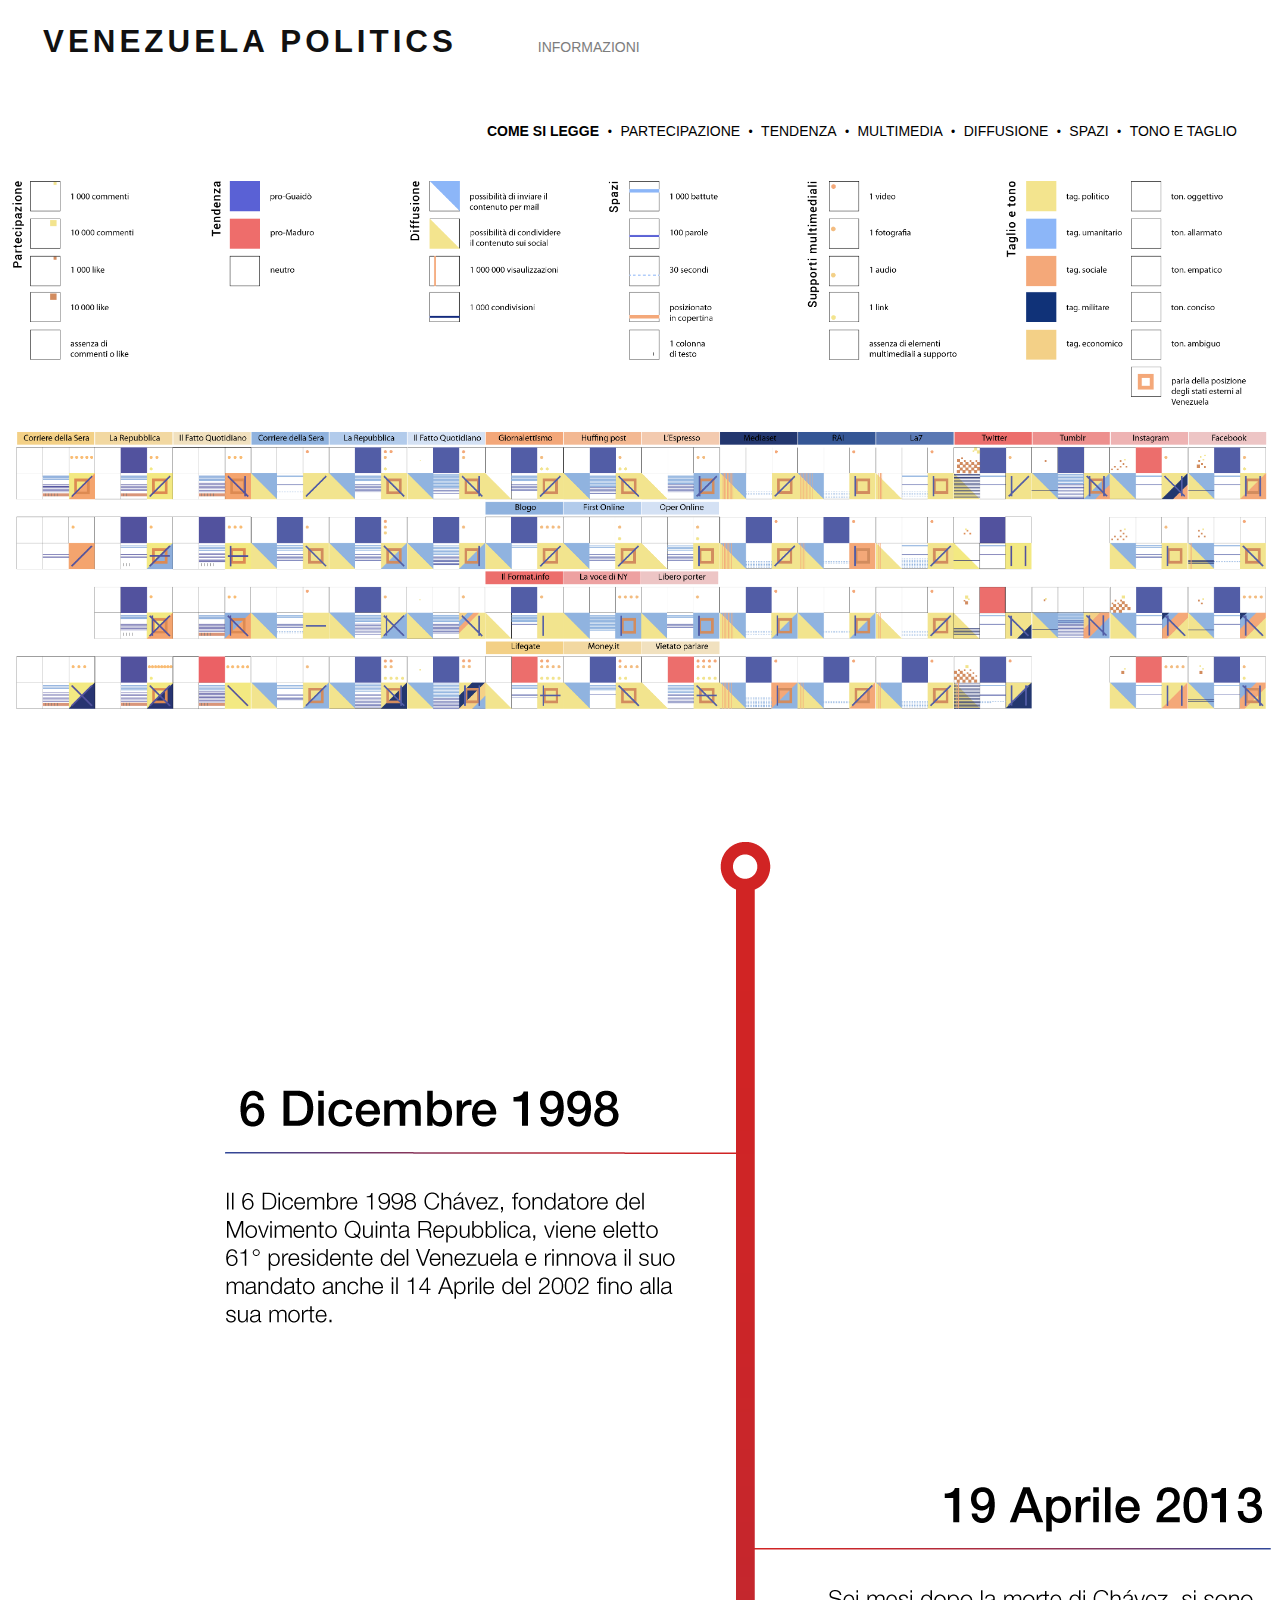
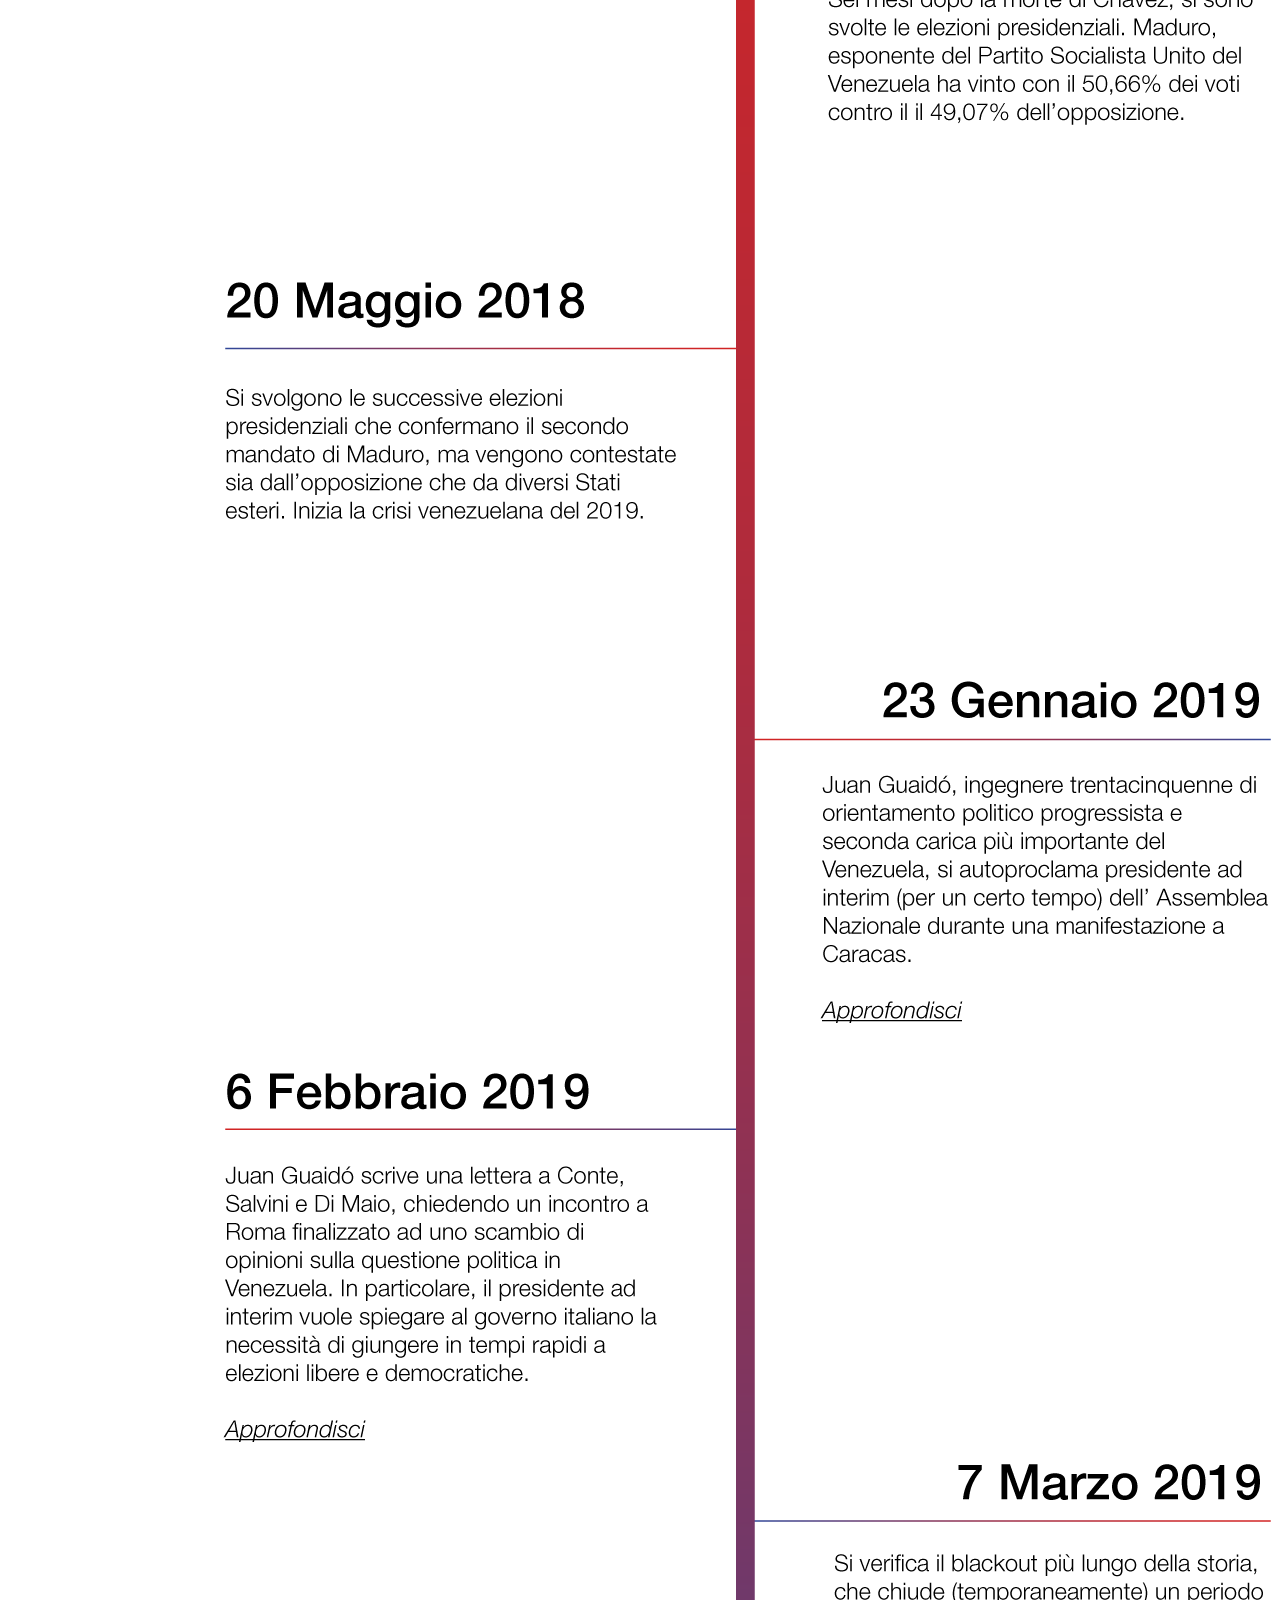
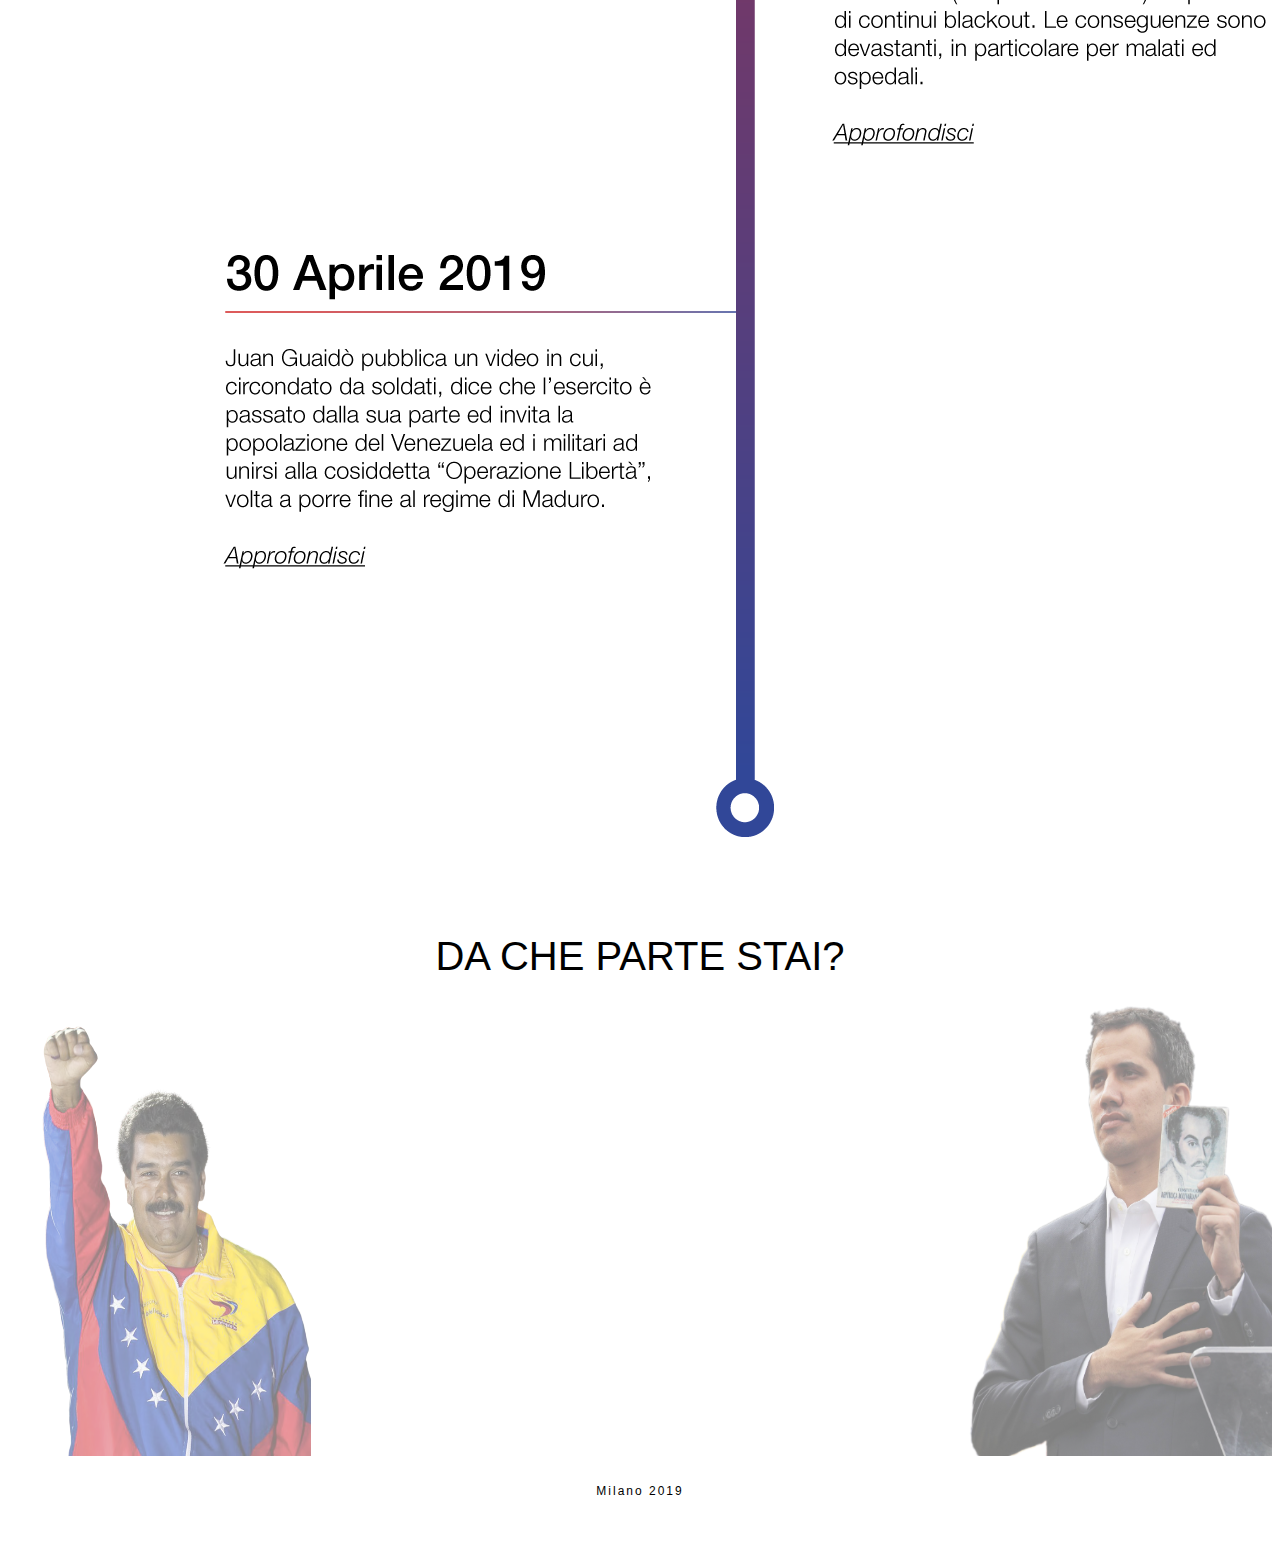
<file: index.html>
<!DOCTYPE html>
<html>
<head>
  <meta charset="utf-8" />
<meta name="viewport" content="width=device-width, initial-scale=1">
<title> What's happening in Venezuela </title>
  <link rel="icon" href="ve.png">
<link href="style.css" rel="stylesheet" type="text/css">
  </head>
<style>
body {
  font-family: 'Lato', sans-serif;
}

.opaco {
  opacity: 0.5;
  filter: alpha(opacity=50);
}

.opaco:hover {
  opacity: 1.0;
  filter: alpha(opacity=100);
}
.info{
  text-align: right;
  margin-right: 50px;
  font-size: 15px;
}

.bianco{
  width: 100%;
  height: 175px;
  float: left;
}

.overlay {
  height: 0%;
  width: 100%;
  position: absolute;
  z-index: 1;
  top: 0;
  left: 0;
  background-color: rgb(255,255,255);
  background-color: rgba(255,255,255, 0.1);
  overflow-y: hidden;
  transition: 0.5s;
}

.overlay-content {
  position: relative;
  top: 11.5%;
  width: 100%;
  text-align: center;
/*  margin-top: 60px;*/
}

.overlay a {
  padding: 8px;
  text-decoration: none;
  font-size: 36px;
  color: #818181;
  display: block;
  transition: 0.3s;
}

.overlay a:hover, .overlay a:focus {
  color: #000000;
}

.overlay .closebtn {
  position: absolute;
  top: 17px;
  right: 20px;
  font-size: 60px;
}

@media screen and (max-height: 450px) {
  .overlay {overflow-y: auto;}
  .overlay a {font-size: 20px}
  .overlay .closebtn {
  font-size: 40px;
  top: 15px;
  right: 35px;
  }
}
footer {
  text-align: center;
  font-family: sans-serif,'Helvetica Neue';
  letter-spacing: 2px;
  margin-top: 500px;
  color: black;

}

</style>
</head>
<body>
  <body>
    <section id="intestazione"> </section>
      <header id="branding" class="clearfix" role="banner">
        <h1 id="site-title" class="clearfix">
          <a href="index.html"> Venezuela politics </a>
        </h1>
        <nav id="access" role="navigation" class="clearfix">
          <div class"menu-home-container">
           <ul id="menu-home" class="sf-menu sf-js-enabled"><li id="menu-item-415" class="menu-item menu-item-type-post_type menu-item-object-page menu-item-415"></li>
              <li id="menu-item-236" class="menu-item menu-item-type-post_type menu-item-object-page menu-item-236"><a href="informazioni.html">INFORMAZIONI</a></li>
            <!--  <li id="menu-item-124" class="menu-item menu-item-type-post_type menu-item-object-page menu-item-124"><a href="Informazioni.html">INFORMAZIONI</a></li>
           </ul>-->
          </div>
        </nav>
        <body>
          <nav id="filters" class="clearfix option-set">

          <a href="comesilegge.html" > <b>COME SI LEGGE </b></a>
            <span class="sep"> • </span>
          <button onclick="open1()"> PARTECIPAZIONE </button>
            <span class="sep"> • </span>
          <button onclick="open2()"> TENDENZA </button>
            <span class="sep"> • </span>
          <button onclick="open3()"> MULTIMEDIA </button>
            <span class="sep"> • </span>
          <button onclick="open4()"> DIFFUSIONE </button>
            <span class="sep"> • </span>
          <button onclick="open5()"> SPAZI </button>
            <span class="sep"> • </span>
          <button onclick="open6()"> TONO E TAGLIO </button>

        </header>

<div id="uno" class="overlay">
  <a href="javascript:void(0)" class="closebtn" onclick="close1()">&times;</a>
  <div class="overlay-content">
  <img src="partecipazione.png" id="maschera" class="maschera" style="width:100%">
  </div>
</div>


<div id="due" class="overlay">
  <a href="javascript:void(0)" class="closebtn" onclick="close2()">&times;</a>
  <div class="overlay-content">
  <img src="tendenza.png" id="maschera" class="maschera" style="width:100%">
  </div>
</div>

<div id="tre" class="overlay">
  <a href="javascript:void(0)" class="closebtn" onclick="close3()">&times;</a>
  <div class="overlay-content">
  <img src="multimedia.png" id="maschera" class="maschera" style="width:100%">
  </div>
</div>

<div id="quattro" class="overlay">
  <a href="javascript:void(0)" class="closebtn" onclick="close4()">&times;</a>
  <div class="overlay-content">
  <img src="diffusione.png" id="maschera" class="maschera" style="width:100%">
  </div>
</div>

<div id="cinque" class="overlay">
  <a href="javascript:void(0)" class="closebtn" onclick="close5()">&times;</a>
  <div class="overlay-content">
  <img src="spazi.png" id="maschera" class="maschera" style="width:100%">
  </div>
</div>

<div id="sei" class="overlay">
  <a href="javascript:void(0)" class="closebtn" onclick="close6()">&times;</a>
  <div class="overlay-content">
  <img src="tono e taglio.png" id="maschera" class="maschera" style="width:100%">
  </div>
</div>


<div style="float: left; width:100%"> <img src="infografica.png" style=" width:100%; height:100%"> </div>

<div style="float: left; width:100%; align:center; z-index:0"> <img src="linea-tempo.png" usemap="#link"> </div>

<map name="link">
  <area shape="rect" coords="804,1545,1279,1908" href="23_gennaio.html">
  <area shape="rect" coords="193,1933,678,2333" href="6_febbraio.html">
  <area shape="rect" coords="816,2324,1274,2639" href="7_marzo.html">
  <area shape="rect" coords="209,2713,680,3064" href="30_aprile.html">

</map>

<h1 style="text-align: center; font-size:40px;"> DA CHE PARTE STAI? </h1>

<div style="float: left; width:48%; height: 460px;"> <img src="maduro.png" onmouseout="document.getElementById('demo').style.display='none'" onmouseover="document.getElementById('demo').style.display='block'" class="opaco" style=" width:50%; height:100%">
   <h1 id="demo" style="display:none; text-align: right; float: right; padding: 1.025em 0; font-size: 35px; font-weight: 700; letter-spacing: 4px; font-family: "Droid Sans", 'Helvetica Neue', Helvetica, sans-serif;"> PRO MADURO </h1> </div>

<div style="float: right; width:48%; height: 460px;">
  <h1 id="demo2" style="display:none; text-align: left; float: left; padding: 1.025em 0; font-size: 35px; font-weight: 700; letter-spacing: 4px; font-family: "Droid Sans", 'Helvetica Neue', Helvetica, sans-serif;"> PRO GUAID&#211; </h1>
  <img src="guaido.png" class="opaco" onmouseout="document.getElementById('demo2').style.display='none'" onmouseover="document.getElementById('demo2').style.display='block'" style=" width:50%; height:100%; float:right;">
   </div>


<script>
function open1() {
  document.getElementById("uno").style.height = "100%";
}
function close1() {
  document.getElementById("uno").style.height = "0%";
}

function open2() {
  document.getElementById("due").style.height = "100%";
}
function close2() {
  document.getElementById("due").style.height = "0%";
}

function open3() {
  document.getElementById("tre").style.height = "100%";
}
function close3() {
  document.getElementById("tre").style.height = "0%";
}

function open4() {
  document.getElementById("quattro").style.height = "100%";
}
function close4() {
  document.getElementById("quattro").style.height = "0%";
}

function open5() {
  document.getElementById("cinque").style.height = "100%";
}
function close5() {
  document.getElementById("cinque").style.height = "0%";
}

function open6() {
  document.getElementById("sei").style.height = "100%";
}
function close6() {
  document.getElementById("sei").style.height = "0%";
}

</script>

</body>
<footer >
    Milano 2019
    <p>  &nbsp; </p>
</footer>
</html>
</file>
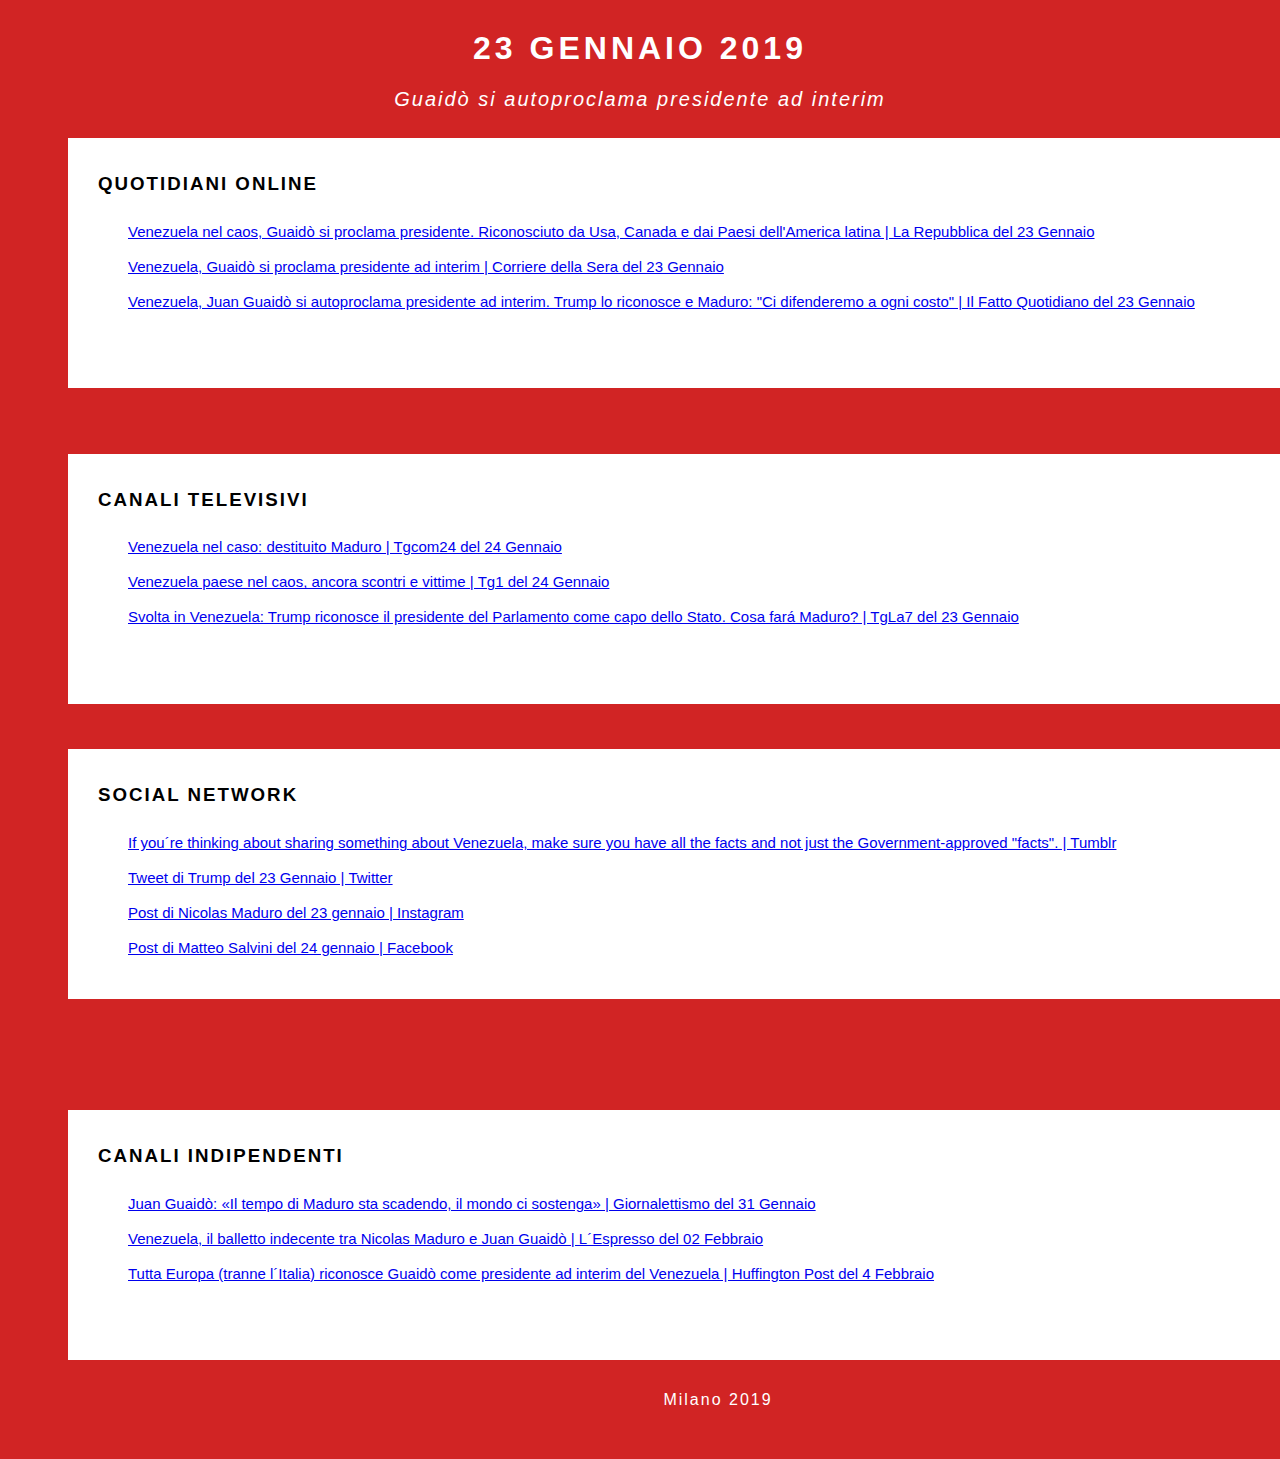
<file: 23_gennaio.html>
<!doctype html>
<html lang="it">
<meta charset="utf-8" />
<link rel="stylesheet" type="text/css" href="sociologia.css">
<head>
  <style type="text/css">

 body {
   background-color: #d12424;
 }
  </style>

<title> 23 Gennaio </title>
</head>

<h1> 23 GENNAIO 2019 </h1>
<h2> Guaid&ograve; si autoproclama presidente ad interim </h2>

<body>

<div id= quotidiani_online >
<h3> QUOTIDIANI ONLINE </h3>
<p> <a target="_blank"href="https://www.repubblica.it/esteri/2019/01/23/news/venezuela_trump_pronto_a_riconoscere_guaido_come_presidente-217300406/?ref=search" > Venezuela nel caos, Guaid&ograve; si proclama presidente. Riconosciuto da Usa, Canada e dai Paesi dell'America latina | La Repubblica del 23 Gennaio </a> <br>
    <a target="_blank" href="https://video.corriere.it/venezuela-guaido-si-proclama-presidente-ad-interim/0f34ee08-1f48-11e9-a474-995954c4bc54" > Venezuela, Guaid&ograve; si proclama presidente ad interim | Corriere della Sera del 23 Gennaio </a> <br>
    <a target="_blank"href="https://www.ilfattoquotidiano.it/2019/01/23/venezuela-juan-guaido-si-autoproclama-presidente-ad-interim-trump-lo-riconosce/4919230/" > Venezuela, Juan Guaid&ograve; si autoproclama presidente ad interim. Trump lo riconosce e Maduro: &quot;Ci difenderemo a ogni costo&quot; | Il Fatto Quotidiano del 23 Gennaio </a> <br>
</p>
</di>

<div id= canali_televisivi >
<h3> CANALI TELEVISIVI </h3>
<p> <a target="_blank" href="https://www.tgcom24.mediaset.it/2019/video/venezuela-nel-caos-destituito-maduro_3098048.shtml" > Venezuela nel caso: destituito Maduro |  Tgcom24 del 24 Gennaio </a> <br>
    <a target="_blank" href="http://www.rai.it/dl/RaiTV/programmi/media/ContentItem-f67f9346-5bab-43e0-a59b-967d40abd71a-tg1.html" > Venezuela paese nel caos, ancora scontri e vittime | Tg1 del 24 Gennaio  </a> <br>
    <a target="_blank" href="http://tg.la7.it/esteri/svolta-in-venezuela-trump-riconosce-il-presidente-del-parlamento-come-capo-dello-stato-cosa-farà-23-01-2019-135437" > Svolta in Venezuela: Trump riconosce il presidente del Parlamento come capo dello Stato. Cosa far&aacute; Maduro?  |  TgLa7 del 23 Gennaio </a> <br>
</p>

</di>

<div id= social_network >
<h3> SOCIAL NETWORK</h3>
<p> <a  target="_blank" href="https://vbwonka.tumblr.com/post/182306479313/i-interrupt-my-normal-programming-of-posts-about" >  If you&#180;re thinking about sharing something about Venezuela, make sure you have all the facts and not just the Government-approved &quot;facts&quot;. | Tumblr</a> <br>
    <a  target="_blank" href="https://twitter.com/realDonaldTrump/status/1088146315979251717" >  Tweet di Trump del 23 Gennaio | Twitter </a> <br>
    <a  target="_blank"href="https://www.instagram.com/p/Bs9Ugwdl_yF/ " > Post di Nicolas Maduro del 23 gennaio | Instagram</a> <br>
    <a  target="_blank" href="https://www.facebook.com/salviniofficial/posts/10156362488053155?__xts__[0]=68.[base64]&__tn__=-R
" >  Post di Matteo Salvini del 24 gennaio | Facebook</a> <br>
 </p>
</di>

<div id= canali_indipendenti >
<h3> CANALI INDIPENDENTI </h3>
<p> <a target="_blank" href="https://www.giornalettismo.com/juan-guaido-maduro-sta-scadendo/" > Juan Guaid&ograve;: &laquo;Il tempo di Maduro sta scadendo, il mondo ci sostenga&raquo; | Giornalettismo del 31 Gennaio</a> <br>
    <a target="_blank" href="http://espresso.repubblica.it/plus/articoli/2019/01/31/news/venezuela-nicolas-maduro-juan-guaido-1.331168" >Venezuela, il balletto indecente tra Nicolas Maduro e Juan Guaid&ograve; | L&#180;Espresso del 02 Febbraio </a> <br>
    <a target="_blank" href="https://www.huffingtonpost.it/2019/02/04/francia-e-spagna-riconoscono-juan-guaido-presidente-ad-interim-del-venezuela-ora-si-voti_a_23660644/" >Tutta Europa (tranne l&#180;Italia) riconosce Guaid&ograve; come presidente ad interim del Venezuela | Huffington Post del 4 Febbraio </a> <br>
 </p>

</di>

</body>

<footer >
    Milano 2019
    <p>  &nbsp; </p>
</footer>
</file>
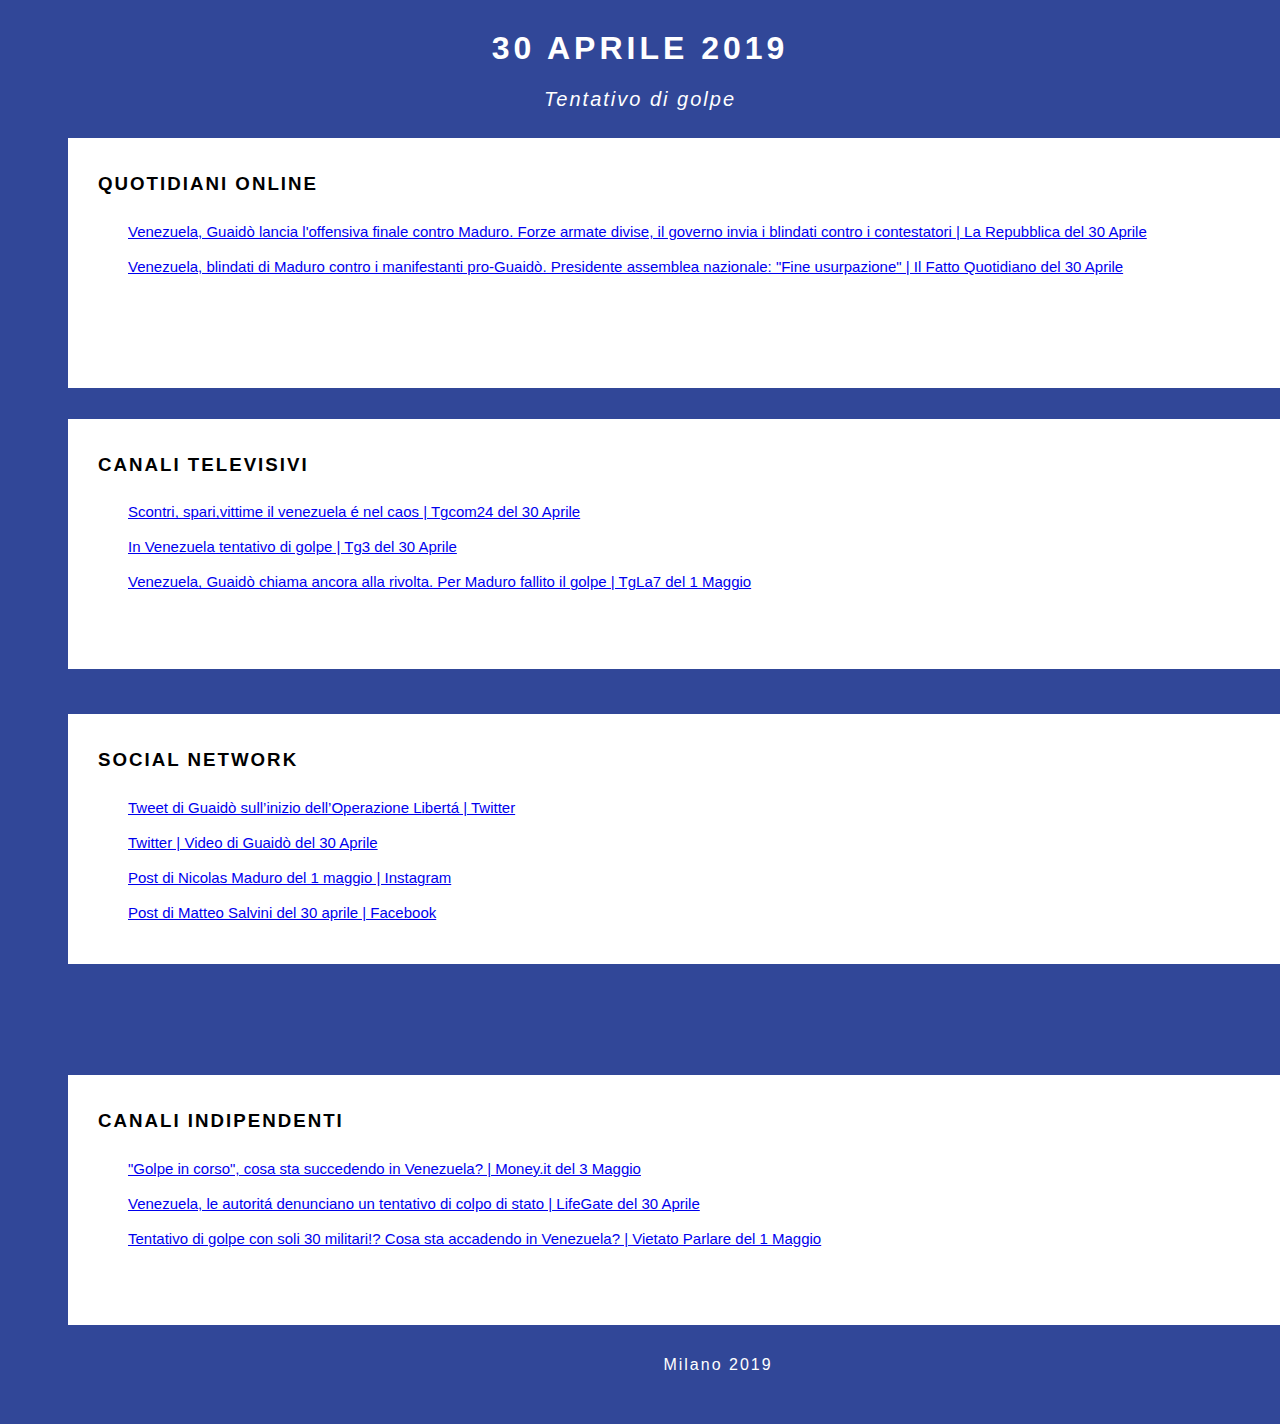
<file: 30_aprile.html>
<!doctype html>
<html lang="it">
<meta charset="utf-8" />
<link rel="stylesheet" type="text/css" href="sociologia.css">
<head>
<title> 30 Aprile </title>

<style type="text/css">

body {
 background-color: #314798;
}
</style>

</head>
<h1> 30 APRILE 2019 </h1>
<h2> Tentativo di golpe </h2>

<body>

<div id= quotidiani_online >
<h3> QUOTIDIANI ONLINE </h3>
<p> <a href="https://www.repubblica.it/esteri/2019/04/30/news/venezuela_guaido_libera_un_oppositore_politico_maduro_e_un_golpe_-225169943/?ref=search" > Venezuela, Guaid&ograve; lancia l'offensiva finale contro Maduro. Forze armate divise, il governo invia i blindati contro i contestatori | La Repubblica del 30 Aprile </a> <br>
  <a href="https://www.ilfattoquotidiano.it/2019/04/30/venezuela-spari-tra-esercito-e-sostenitori-di-guaido-fine-usurpazione-blindati-di-maduro-investono-manifestanti/5144952/" > Venezuela, blindati di Maduro contro i manifestanti pro-Guaid&ograve;. Presidente assemblea nazionale: &quot;Fine usurpazione&quot; | Il Fatto Quotidiano del 30 Aprile </a> <br>

</p>
</di>

<div id= canali_televisivi >
<h3> CANALI TELEVISIVI </h3>
<p>  <a target="_blank" href=" https://www.tgcom24.mediaset.it/2019/video/scontri-spari-vittime-il-venezuela-e-nel-caos_3108492.shtml" > Scontri, spari,vittime il venezuela &eacute; nel caos  |  Tgcom24 del 30 Aprile </a> <br>
     <a target="_blank" href="http://www.rai.it/dl/RaiTV/programmi/media/ContentItem-92234a79-9e86-4d21-8c23-d7d2487bcfa8-tg3.html" > In Venezuela tentativo di golpe  |  Tg3 del 30 Aprile </a> <br>
     <a target="_blank" href="http://tg.la7.it/esteri/venezuela-guaidò-chiama-ancora-alla-rivolta-per-maduro-fallito-il-golpe-01-05-2019-138361" > Venezuela, Guaid&ograve; chiama ancora alla rivolta. Per Maduro fallito il golpe  | TgLa7 del 1 Maggio </a>
</p>

</di>

<div id= social_network >
<h3> SOCIAL NETWORK</h3>
<p> <a target="_blank" href="https://twitter.com/jguaido/status/1123164645739642880" > Tweet di Guaid&ograve; sull&rsquo;inizio dell&rsquo;Operazione Libert&aacute;  |  Twitter </a> <br>
    <a target="_blank" href="https://twitter.com/jguaido/status/1123161692219686912" > Twitter  |  Video di Guaid&ograve; del 30 Aprile </a> <br>
    <a target="_blank" href="https://www.instagram.com/p/Bw59hOzFbH-/" > Post di Nicolas Maduro del 1 maggio | Instagram   </a> <br>
    <a target="_blank" href="https://www.facebook.com/salviniofficial/photos/a.10151670912208155/10156584710503155/?type=3&permPage=1
" > Post di Matteo Salvini del 30 aprile | Facebook </a> <br>
  </p>
</di>

<div id= canali_indipendenti >
<h3> CANALI INDIPENDENTI </h3>
<p> <a target="_blank" href="https://www.money.it/golpe-Venezuela-Guaido-Maduro" > &quot;Golpe in corso&quot;, cosa sta succedendo in Venezuela?  |  Money.it del 3 Maggio </a> <br>
    <a target="_blank" href="https://www.lifegate.it/persone/news/venezuela-colpo-di-stato-guaido-maduro" > Venezuela, le autorit&aacute; denunciano un tentativo di colpo di stato   |   LifeGate del 30 Aprile  </a> <br>
    <a target="_blank" href="https://www.vietatoparlare.it/tentativo-di-golpe-con-soli-30-militari-cosa-sta-accadendo-in-venezuela/" > Tentativo di golpe con soli 30 militari!? Cosa sta accadendo in Venezuela?   |   Vietato Parlare del 1 Maggio </a> <br>
  </p>

</di>

</body>

<footer >
    Milano 2019
    <p>  &nbsp; </p>
</footer>
</file>
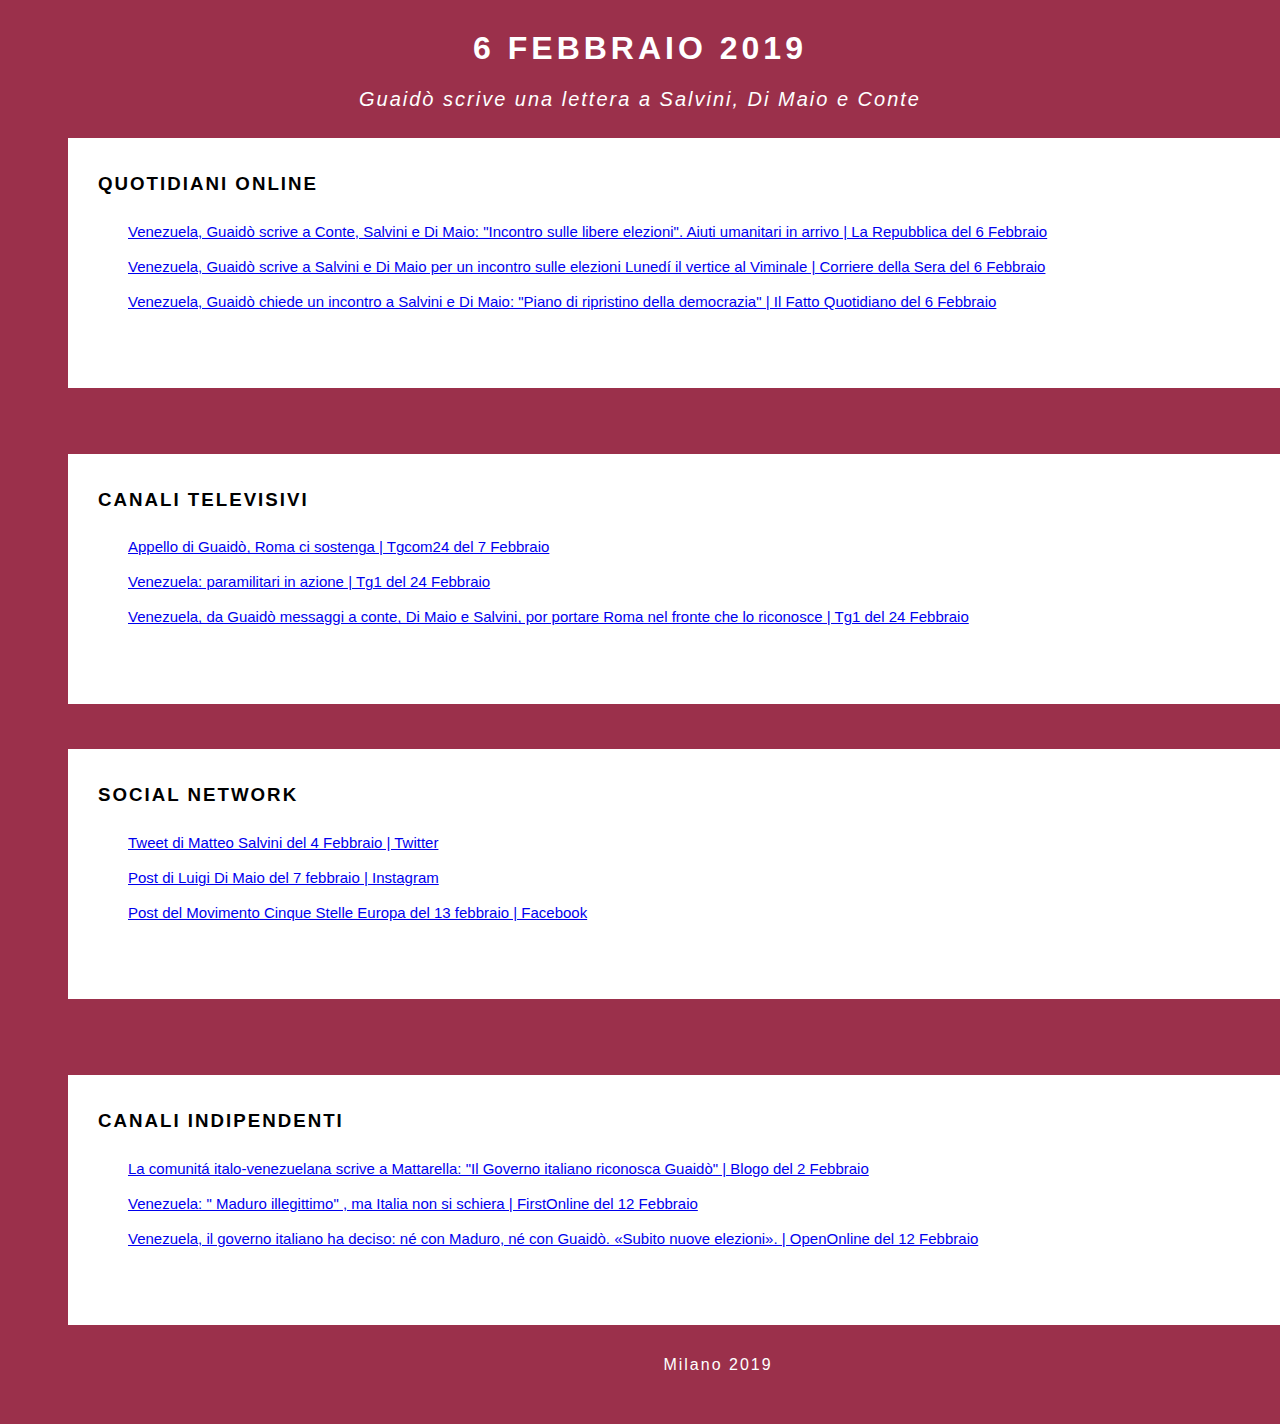
<file: 6_febbraio.html>
<!doctype html>
<html lang="it">
<meta charset="utf-8" />
<link rel="stylesheet" type="text/css" href="sociologia.css">
<head>
<title> 6 Febbraio </title>

<style type="text/css">

body {
 background-color: #9b304b;
}
</style>


</head>
<h1> 6 FEBBRAIO 2019 </h1>
<h2> Guaid&ograve; scrive una lettera a Salvini, Di Maio e Conte  </h2>

<body>

<div id= quotidiani_online >
<h3> QUOTIDIANI ONLINE </h3>
<p> <a target="_blank" href="https://www.repubblica.it/esteri/2019/02/06/news/venezuela_aiuti_umanitari_in_arrivo_maduro_schiera_l_esercito_nessuno_entrera_da_qui_-218428505/?ref=search" > Venezuela, Guaid&ograve; scrive a Conte, Salvini e Di Maio: "Incontro sulle libere elezioni". Aiuti umanitari in arrivo | La Repubblica del 6 Febbraio </a> <br>
    <a target="_blank" href="https://www.corriere.it/esteri/19_febbraio_06/venezuela-guaido-scrive-salvini-maio-chiede-incontro-libere-elezioni-0b3bb59e-2a1e-11e9-aff1-844956f99687.shtml?intcmp=googleamp" > Venezuela, Guaid&ograve; scrive a Salvini e Di Maio per un incontro sulle elezioni Luned&iacute; il vertice al Viminale | Corriere della Sera del 6 Febbraio </a> <br>
    <a target="_blank" href="https://www.ilfattoquotidiano.it/2019/02/06/venezuela-guaido-chiede-un-incontro-a-salvini-e-di-maio-piano-di-ripristino-della-democrazia/4952012/" > Venezuela, Guaid&ograve; chiede un incontro a Salvini e Di Maio: &quot;Piano di ripristino della democrazia&quot; | Il Fatto Quotidiano del 6 Febbraio </a>

</p>
</di>

<div id= canali_televisivi >
<h3> CANALI TELEVISIVI </h3>
<p>  <a target="_blank" href="https://www.tgcom24.mediaset.it/2019/video/appello-di-guaido-roma-ci-sostenga_3099555.shtml" > Appello di Guaid&ograve;, Roma ci sostenga  |   Tgcom24 del 7 Febbraio </a> <br>
    <a target="_blank" href="http://www.rai.it/dl/RaiTV/programmi/media/ContentItem-ea49a809-366b-4686-b9ed-33de07f38255-tg1.html" > Venezuela: paramilitari in azione  |  Tg1 del 24 Febbraio </a> <br>
    <a target="_blank" href="http://tg.la7.it/esteri/venezuela-da-guaidò-messaggi-a-conte-di-maio-e-salvini-per-portare-roma-nel-fronte-che-lo-riconosce-06-02-2019-135877" > Venezuela, da Guaid&ograve; messaggi a conte, Di Maio e Salvini, por portare Roma nel fronte che lo riconosce  |  Tg1 del 24 Febbraio </a>
</p>

</di>

<div id= social_network >
<h3> SOCIAL NETWORK</h3>
<p> <a target="_blank" href="https://twitter.com/matteosalvinimi/status/1092529463034810370?ref_src=twsrc%5Etfw%7Ctwcamp%5Etweetembed%7Ctwterm%5E1092529463034810370&ref_url=https%3A%2F%2Fwww.lantidiplomatico.it%2Fdettnews-le_vergognose_fake_news_di_salvini_contro_la_sovranit_del_venezuela_e_per_la_guerra%2F82_27023%2F" > Tweet di Matteo Salvini del 4 Febbraio | Twitter</a> <br>
    <a target="_blank" href="https://www.instagram.com/p/Btk6WPDDB0y/" >  Post di Luigi Di Maio del 7 febbraio | Instagram  </a> <br>
    <a target="_blank" href="https://www.facebook.com/5stelleeuropa/videos/2013809295393917/?__xts__[0]=68.[base64]&__tn__=-R
" > Post del Movimento Cinque Stelle Europa del 13 febbraio | Facebook  </a> <br>
    </p>
</di>

<div id= canali_indipendenti >
<h3> CANALI INDIPENDENTI </h3>
<p> <a target="_blank" href="https://www.polisblog.it/post/423970/la-comunita-italo-venezuelana-scrive-a-mattarella-il-governo-italiano-riconosca-guaido" > La comunit&aacute; italo-venezuelana scrive a Mattarella: &quot;Il Governo italiano riconosca Guaid&ograve;&quot;  | Blogo del 2 Febbraio </a> <br>
    <a target="_blank" href="https://www.firstonline.info/venezuela-maduro-illegittimo-ma-italia-non-si-schiera/" > Venezuela: &quot; Maduro illegittimo&quot; , ma Italia non si schiera  |  FirstOnline del 12 Febbraio </a> <br>
    <a target="_blank" href="https://www.open.online/primo-piano/2019/02/12/news/venezuela_governo_diviso_mozione_moavero_milanesi-142906/" > Venezuela, il governo italiano ha deciso: n&eacute; con Maduro, n&eacute; con Guaid&ograve;. &laquo;Subito nuove elezioni&raquo;. | OpenOnline del 12 Febbraio </a> <br>
  </p>

</di>

</body>

<footer >
    Milano 2019
    <p>  &nbsp; </p>
</footer>
</file>
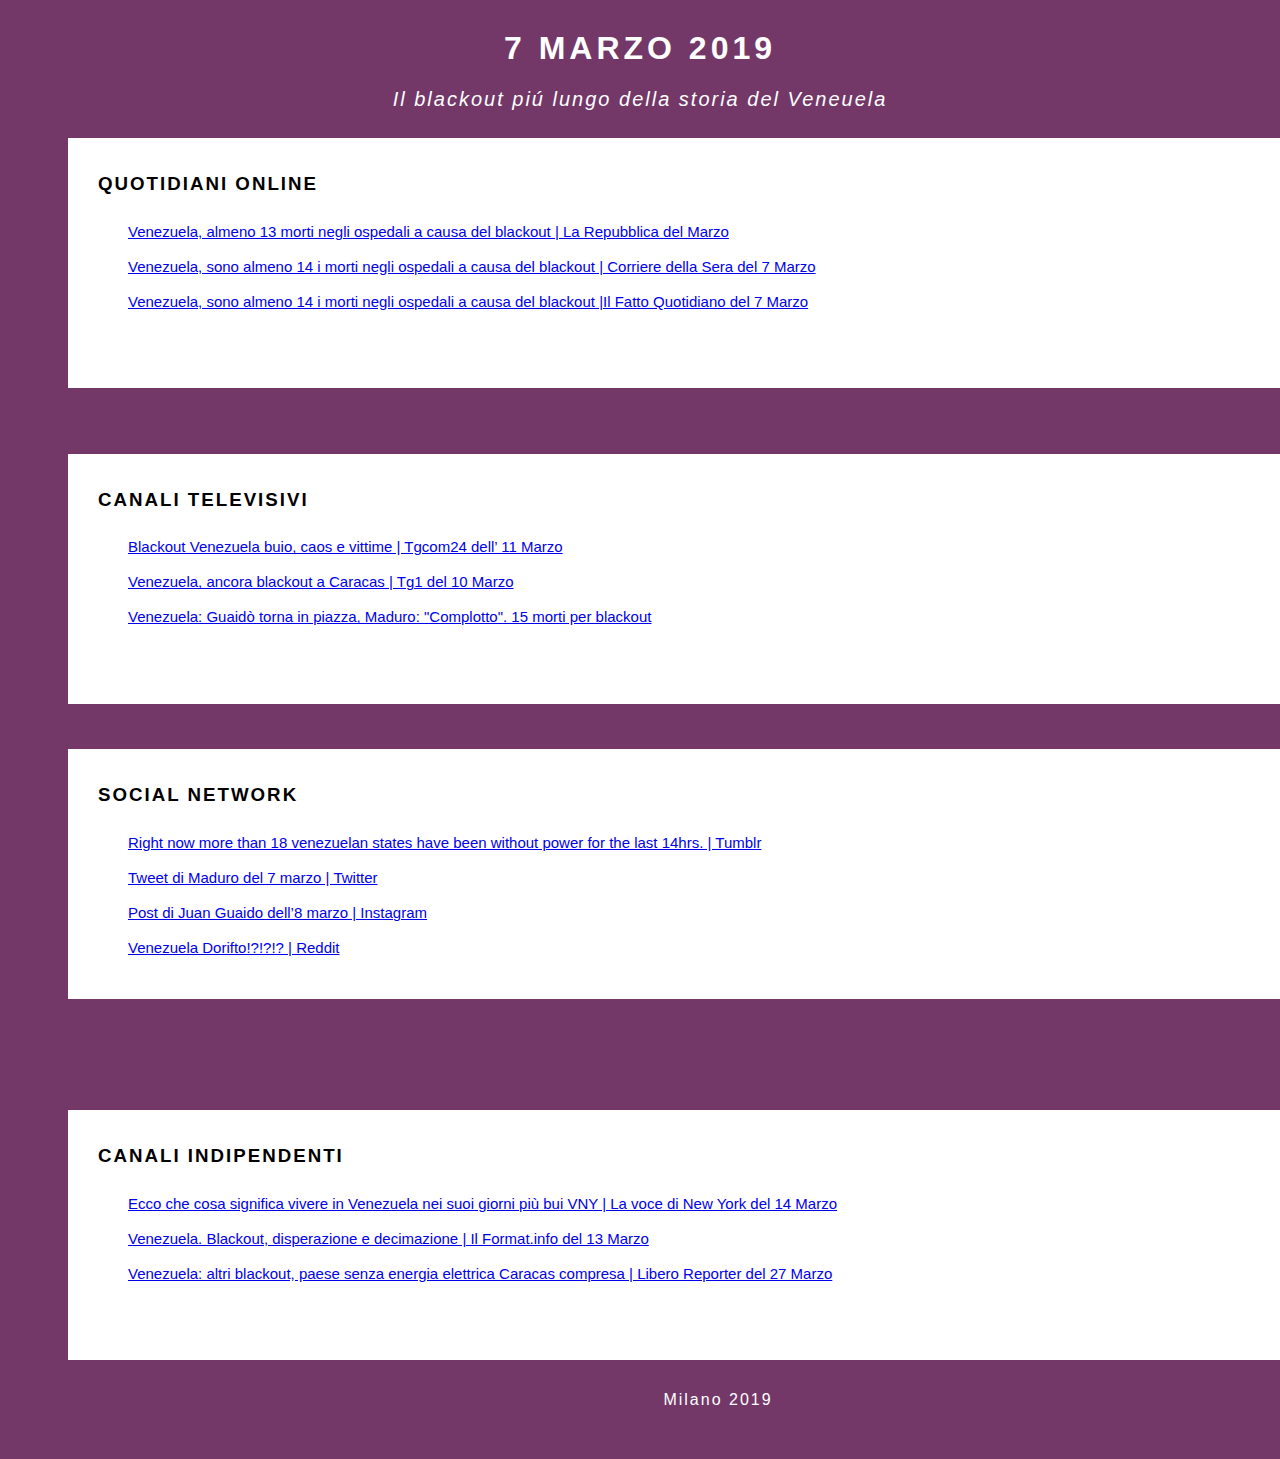
<file: 7_marzo.html>
<!doctype html>
<html lang="it">
<meta charset="utf-8" />
<link rel="stylesheet" type="text/css" href="sociologia.css">


</body>
<head>
<title> 7 Marzo </title>

<style type="text/css">

body {
 background-color: #733868;
}
</style>

</head>
<h1> 7 MARZO 2019 </h1>
<h2> Il blackout pi&uacute; lungo della storia del Veneuela </h2>

<body>

<div id= quotidiani_online >
<h3> QUOTIDIANI ONLINE </h3>
<p> <a target="_blank" href="https://www.repubblica.it/esteri/2019/03/09/news/venezuela_almeno_14_morti_negli_ospedali_a_causa_del_blackout-221127173/?ref=search" > Venezuela, almeno 13 morti negli ospedali a causa del blackout | La Repubblica del Marzo </a> <br>
    <a target="_blank" href="https://video.corriere.it/venezuela-blackout-corso-piu-7-ore-maduro-incolpa-guaido/1eb77b8e-418a-11e9-883c-bdbf2f5b2942" > Venezuela, sono almeno 14 i morti negli ospedali a causa del blackout | Corriere della Sera del 7 Marzo </a> <br>
    <a target="_blank" href="https://www.ilfattoquotidiano.it/2019/03/09/venezuela-sono-almeno-14-i-morti-negli-ospedali-a-causa-del-blackout/5026325/" > Venezuela, sono almeno 14 i morti negli ospedali a causa del blackout |Il Fatto Quotidiano del 7 Marzo </a> <br>
    </p>
</di>

<div id= canali_televisivi >
<h3> CANALI TELEVISIVI </h3>
<p> <a target="_blank" href="https://www.tgcom24.mediaset.it/2019/video/blackout-venezuela-buio-caos-e-vittime_3102949.shtml" > Blackout Venezuela buio, caos e vittime  |  Tgcom24 dell&rsquo; 11 Marzo </a> <br>
    <a target="_blank" href="http://www.rai.it/dl/RaiTV/programmi/media/ContentItem-eae0c91a-3f62-4c4d-82ae-7b00aa57ba2a-tg1.html" > Venezuela, ancora blackout a Caracas  |  Tg1 del 10 Marzo  </a> <br>
    <a target="_blank" href="http://tg.la7.it/esteri/venezuela-guaidò-torna-in-piazza-maduro-complotto-15-morti-per-blackout-10-03-2019-136852" > Venezuela: Guaid&ograve; torna in piazza, Maduro: &quot;Complotto&quot;. 15 morti per blackout </a> <br>

</p>

</di>

<div id= social_network >
<h3> SOCIAL NETWORK</h3>
<p> <a target="_blank" href="https://persephone-is-here-omg.tumblr.com/post/183435272067/right-now-more-than-18-venezuelan-states-have-been" > Right now more than 18 venezuelan states have been without power for the last 14hrs. | Tumblr  </a> <br>
    <a target="_blank" href="https://twitter.com/NicolasMaduro/status/1103822286422003713" > Tweet di Maduro del 7 marzo | Twitter  </a> <br>
    <a target="_blank" href="https://twitter.com/NicolasMaduro/status/1104075712166879232" > Post di Juan Guaido dell’8 marzo | Instagram </a> <br>
    <a target="_blank" href="https://www.reddit.com/r/vzla/comments/b3igfm/venezuela_dorifto/" > Venezuela Dorifto!?!?!? | Reddit  </a> <br>
  </p>
</di>

<div id= canali_indipendenti >
<h3> CANALI INDIPENDENTI </h3>
<p> <a target="_blank" href="https://www.lavocedinewyork.com/news/primo-piano/2019/03/14/ecco-che-cosa-significa-vivere-in-venezuela-nei-suoi-giorni-piu-bui/" > Ecco che cosa significa vivere in Venezuela nei suoi giorni più bui VNY  |  La voce di New York del 14 Marzo </a> <br>
    <a target="_blank" href="https://ilformat.info/venezuela-blackout-disperazione-e-decimazione/" > Venezuela. Blackout, disperazione e decimazione  |  Il Format.info del 13 Marzo </a> <br>
    <a target="_blank" href="http://www.liberoreporter.it/2019/03/esteri/venezuela-altri-blackout-paese-senza-energia-elettrica-caracas-compresa.html" > Venezuela: altri blackout, paese senza energia elettrica Caracas compresa  |  Libero Reporter del 27 Marzo </a> <br>
  </p>
</di>

</body>

<footer >
    Milano 2019
    <p>  &nbsp; </p>
</footer>
</file>
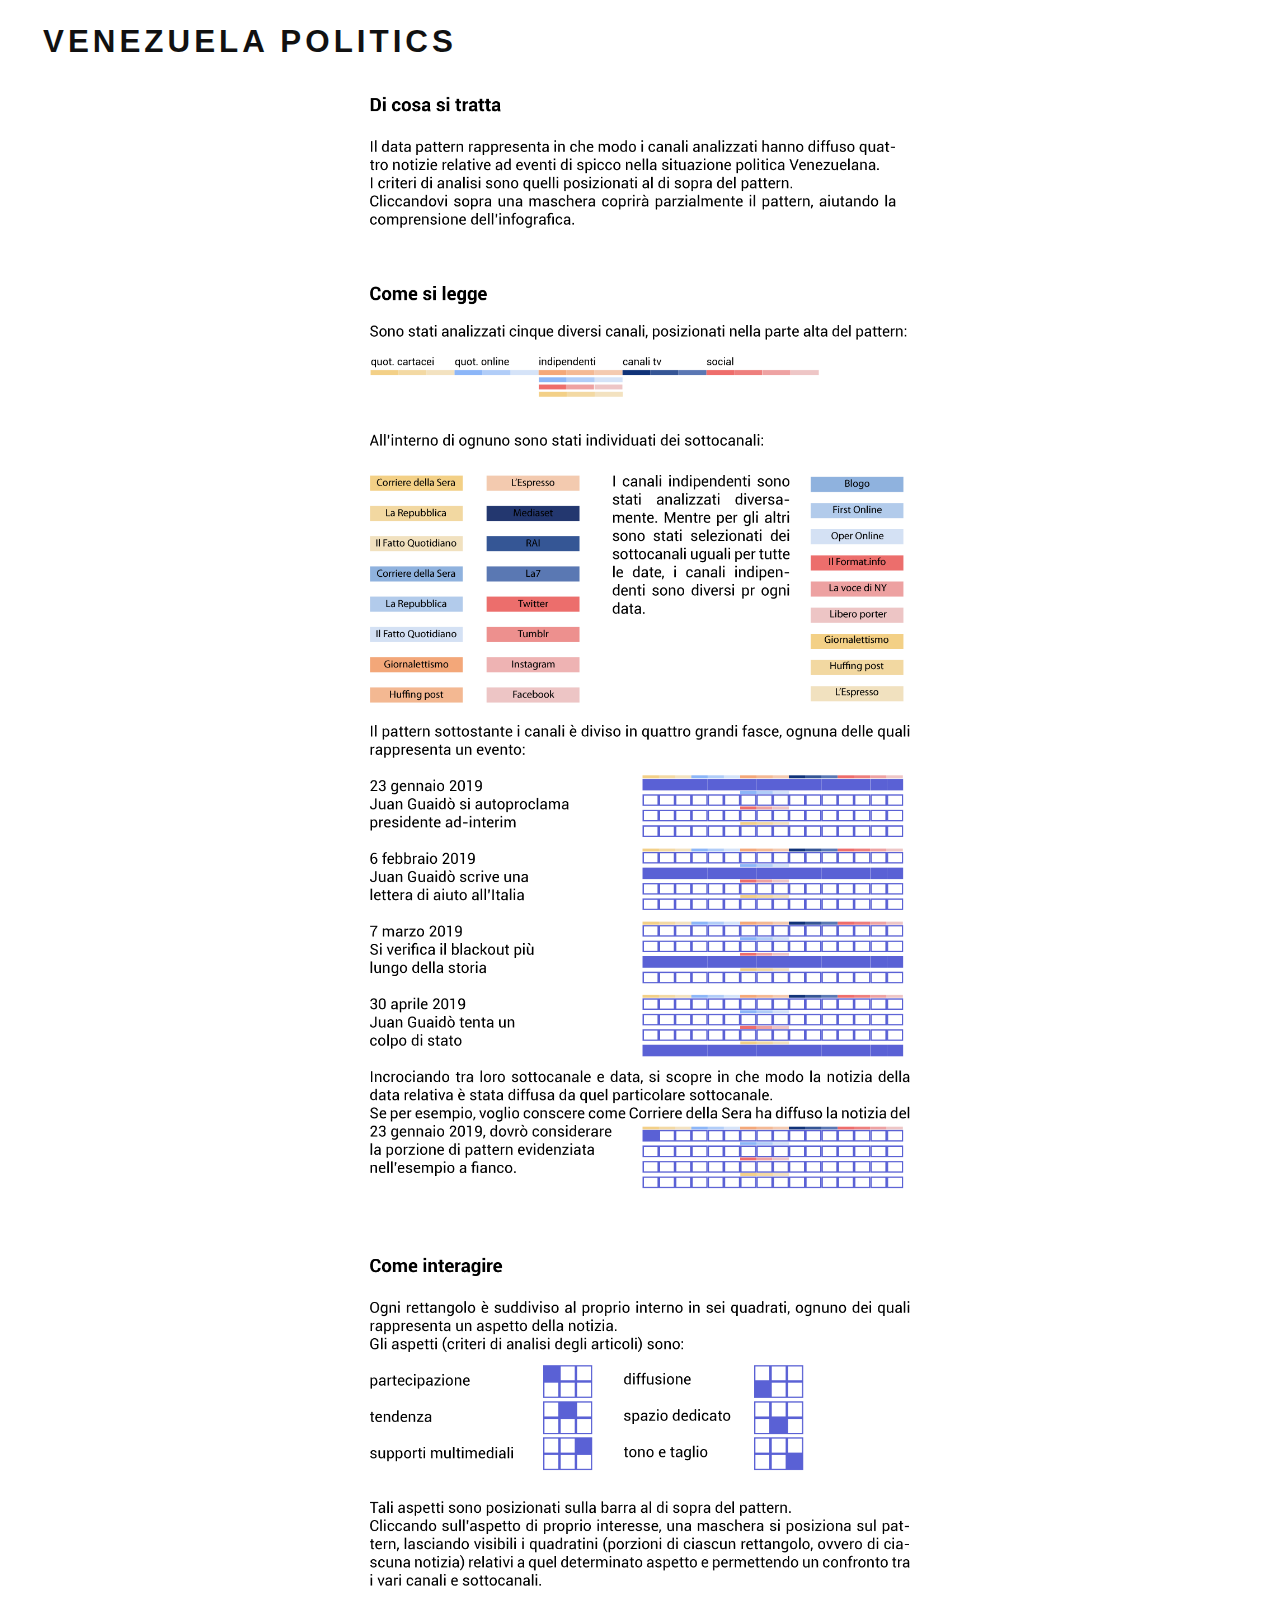
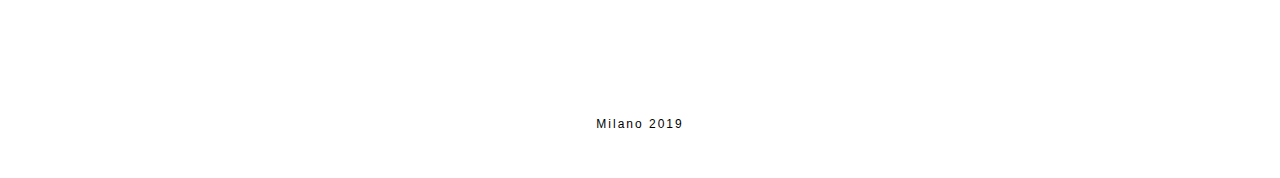
<file: comesilegge.html>
<!DOCTYPE html>
<html>
<head>
  <meta charset="utf-8" />
<meta name="viewport" content="width=device-width, initial-scale=1">
<title> What's happening in Venezuela </title>
  <link rel="icon" href="ve.png">
<link href="style.css" rel="stylesheet" type="text/css">
  </head>

<body>
  <body>
    <section id="intestazione"> </section>
      <header id="branding" class="clearfix" role="banner">
        <h1 id="site-title" class="clearfix">
          <a href="index.html"> Venezuela politics </a>
        </h1>
<img style="width:100%;"src="legenda.png">

</body>
<footer >
    Milano 2019
    <p>  &nbsp; </p>
</footer>
</html>
</file>
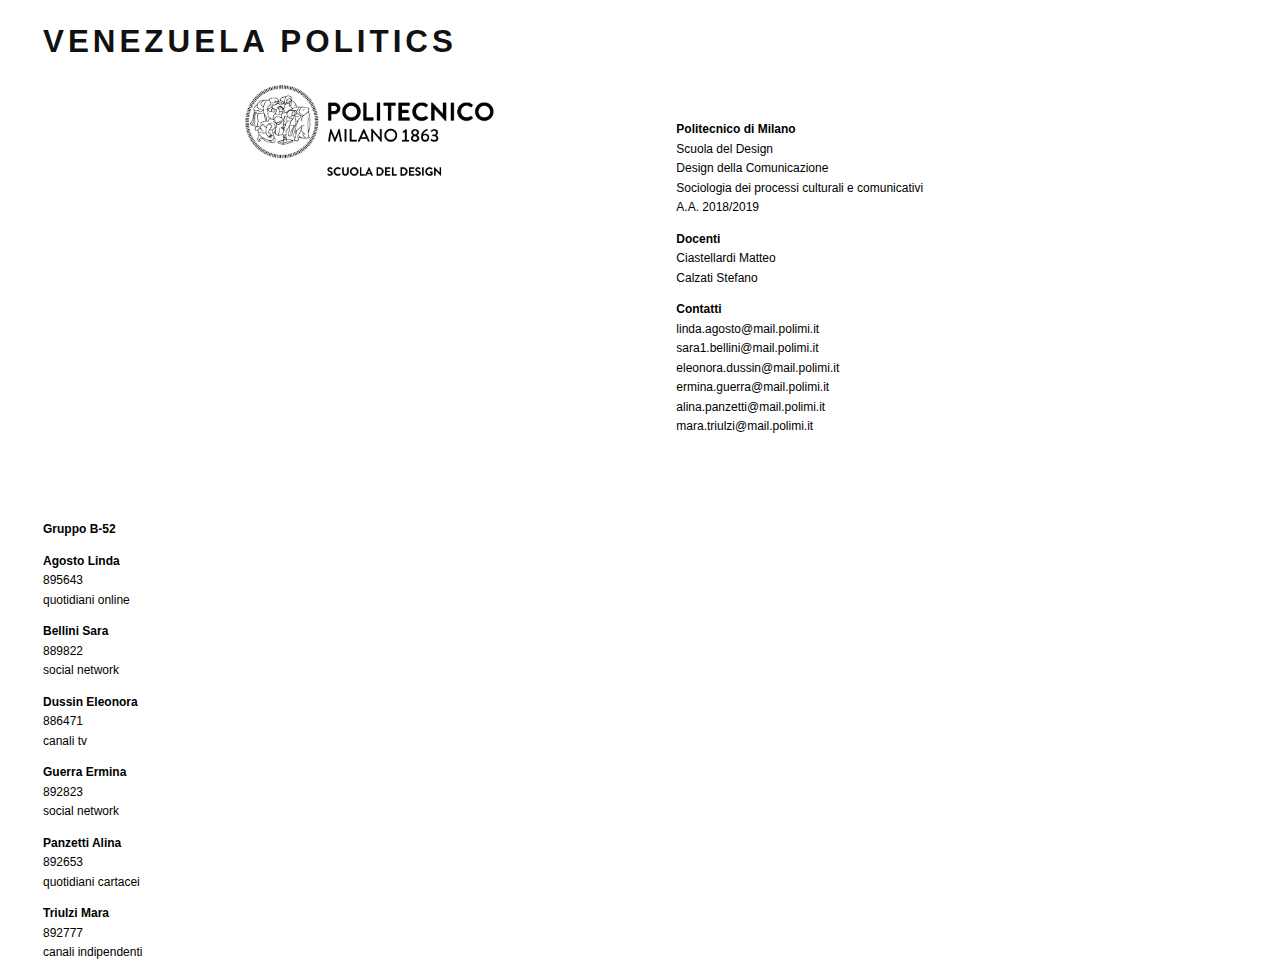
<file: informazioni.html>
<!DOCTYPE html>
<html>
<head>
  <meta charset="utf-8" />
<meta name="viewport" content="width=device-width, initial-scale=1">
<title> What's happening in Venezuela </title>
  <link rel="icon" href="ve.png">
<link href="style.css" rel="stylesheet" type="text/css">
<style>
.indietro{
  text-align: left;
  margin-left: 50px;
  font-size: 15px;
}

.corso{
  margin-left: 100px;
  margin-top: 100px;
  float: left;
  width: 300px;
  height: 300px;
}

.studenti{
  float: left;
  margin-top: 100px;
  width: 400px;
  height: 300px;
}


</style>
</head>
<body>
  <body>
    <section id="intestazione"> </section>
      <header id="branding" class="clearfix" role="banner">
        <h1 id="site-title" class="clearfix">
          <a href="index.html"> Venezuela politics </a>
        </h1>

<div style="width:10%; float:left; margin-top: 50px;"> <img style="width: 300%; float: right;"src="Logo-Politecnico-Milano.jpg"> </div>
  <div class="corso">
    <p> <b> Politecnico di Milano </b> </br>
    Scuola del Design </br>
    Design della Comunicazione </br>
    Sociologia dei processi culturali e comunicativi </br>
    A.A. 2018/2019 </p>
    <p> <b> Docenti </b> </br>
    Ciastellardi Matteo </br>
    Calzati Stefano </p>

    <p> <b> Contatti </b> </br>
    linda.agosto@mail.polimi.it </br>
    sara1.bellini@mail.polimi.it </br>
    eleonora.dussin@mail.polimi.it </br>
    ermina.guerra@mail.polimi.it </br>
    alina.panzetti@mail.polimi.it </br>
    mara.triulzi@mail.polimi.it </p>
    </div>

  <div class="studenti">
  <p> <b> Gruppo B-52 </b> </br> </p>

  <p><b>Agosto Linda</b> </br>
  895643 </br>
  quotidiani online </br> </p>
  <p><b>Bellini Sara </b> </br>
  889822 </br>
  social network </br> </p>
  <p><b>Dussin Eleonora</b> </br>
  886471 </br>
  canali tv </br></p>
  <p><b>Guerra Ermina</b> </br>
  892823 </br>
  social network </br></p>
  <p><b>Panzetti Alina </b> </br>
  892653 </br>
  quotidiani cartacei </br></p>
  <p><b>Triulzi Mara </b> </br>
  892777 </br>
  canali indipendenti </br></p>
</div>




</body>

</html>
</file>
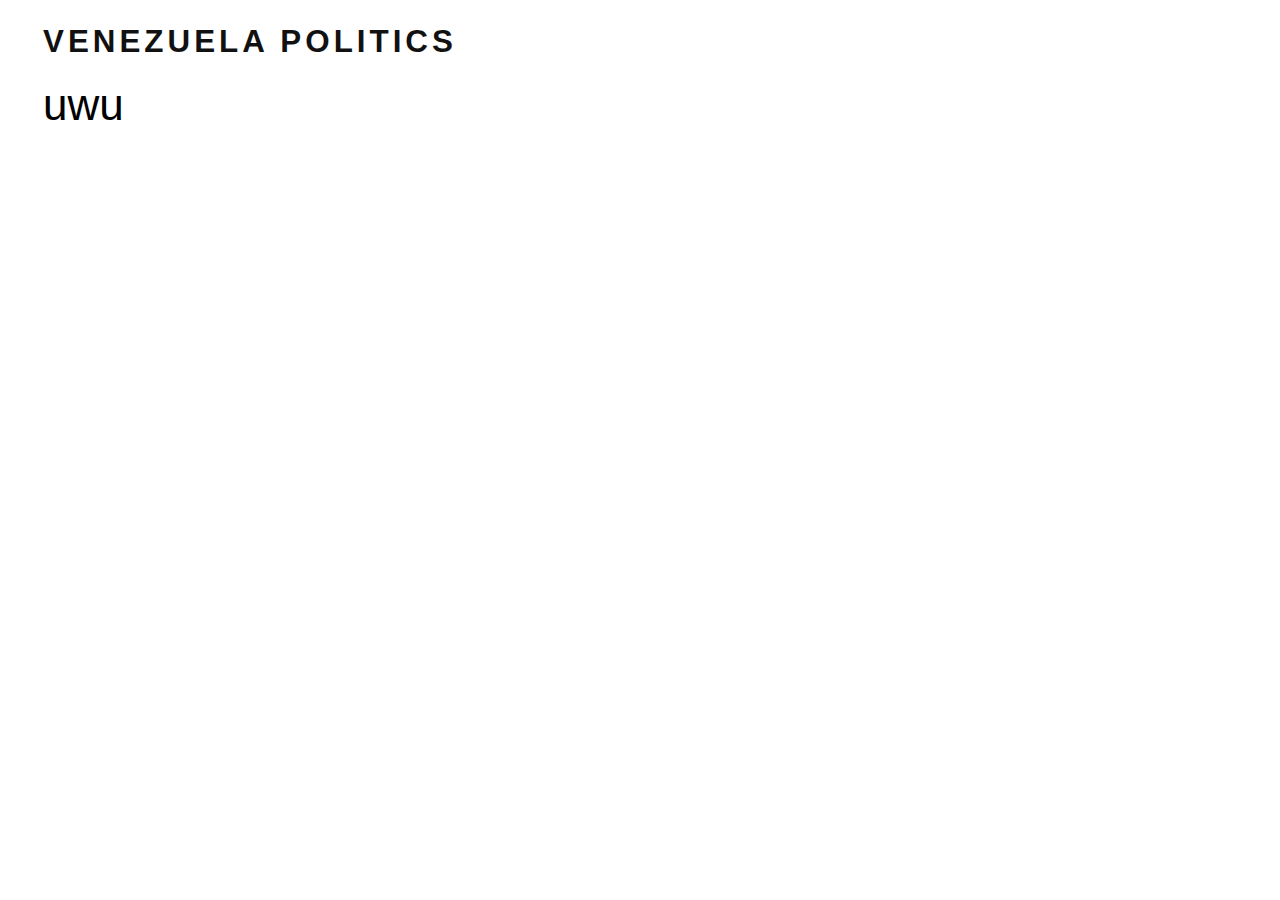
<file: prova sito/comesilegge.html>
<!DOCTYPE html>
<html>
<head>
<meta name="viewport" content="width=device-width, initial-scale=1">
<title> What's happening in Venezuela </title>
  <link rel="icon" href="ve.png">
<link href="style.css" rel="stylesheet" type="text/css">
  </head>
<style>
.indietro{
  text-align: left;
  margin-left: 50px;
  font-size: 15px;
}

.corso{
  margin-left: 100px;
  margin-top: 100px;
  float: left;
  width: 300px;
  height: 300px;
}

.studenti{
  float: left;
  margin-top: 100px;
  width: 400px;
  height: 300px;
}

</style>
<body>
  <body>
    <section id="intestazione"> </section>
      <header id="branding" class="clearfix" role="banner">
        <h1 id="site-title" class="clearfix">
          <a href="Venezuela politics.html"> Venezuela politics </a>
        </h1>
<h1> uwu </h1>
</body>
</html>
</file>
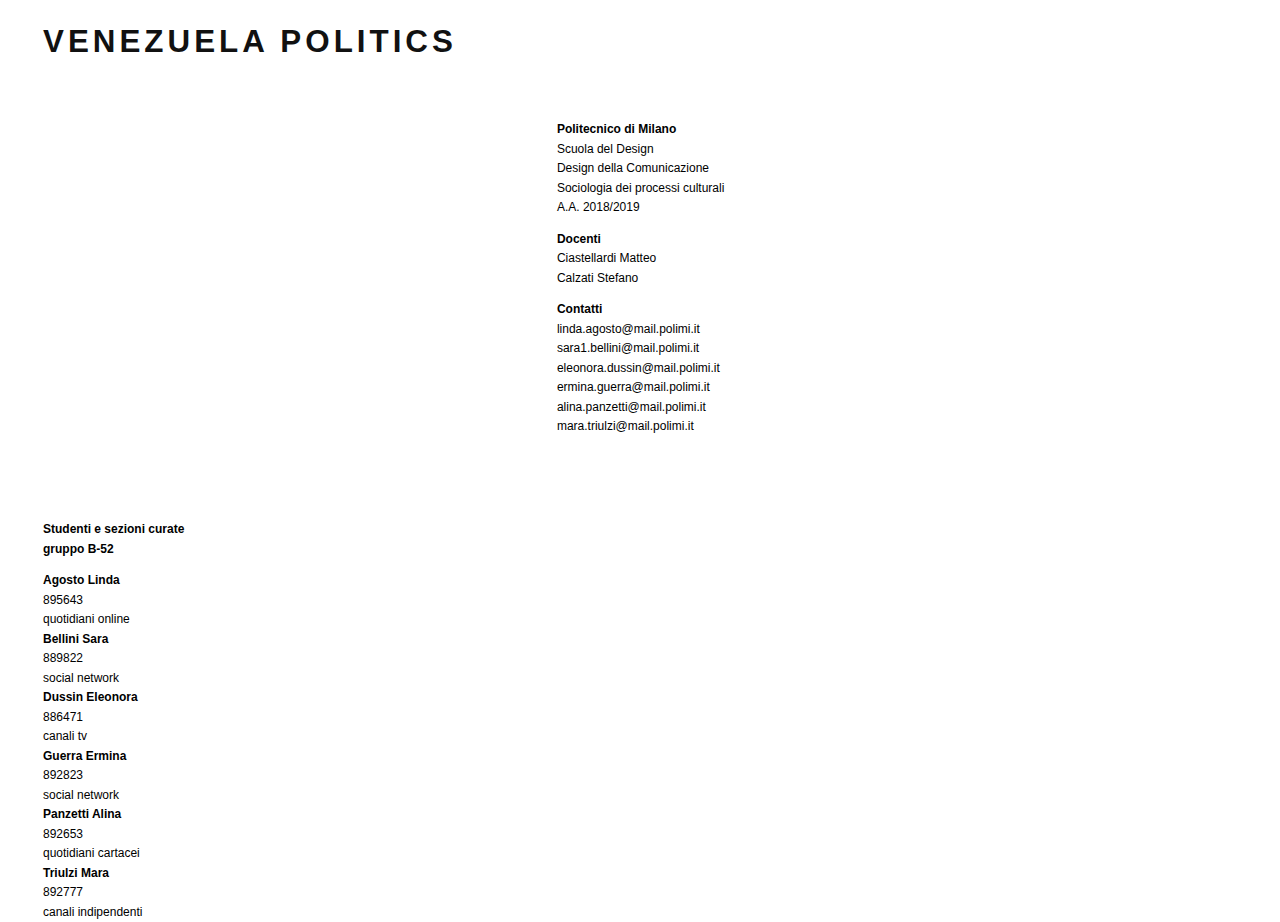
<file: prova sito/informazioni.html>
<!DOCTYPE html>
<html>
<head>
<meta name="viewport" content="width=device-width, initial-scale=1">
<title> What's happening in Venezuela </title>
<link href="style.css" rel="stylesheet" type="text/css">
<style>
.indietro{
  text-align: left;
  margin-left: 50px;
  font-size: 15px;
}

.corso{
  margin-left: 100px;
  margin-top: 100px;
  float: left;
  width: 300px;
  height: 300px;
}

.studenti{
  float: left;
  margin-top: 100px;
  width: 400px;
  height: 300px;
}


</style>
</head>
<body>
  <body>
    <section id="intestazione"> </section>
      <header id="branding" class="clearfix" role="banner">
        <h1 id="site-title" class="clearfix">
          <a href="Venezuela politics.html"> Venezuela politics </a>
        </h1>
  
  <div class="corso">
    <p> <b> Politecnico di Milano </b> </br>
    Scuola del Design </br>
    Design della Comunicazione </br>
    Sociologia dei processi culturali </br>
    A.A. 2018/2019 </p>
    <p> <b> Docenti </b> </br>
    Ciastellardi Matteo </br>
    Calzati Stefano </p>

    <p> <b> Contatti </b> </br>
    linda.agosto@mail.polimi.it </br>
    sara1.bellini@mail.polimi.it </br>
    eleonora.dussin@mail.polimi.it </br>
    ermina.guerra@mail.polimi.it </br>
    alina.panzetti@mail.polimi.it </br>
    mara.triulzi@mail.polimi.it </p>
    </div>

  <div class="studenti">
  <p> <b> Studenti e sezioni curate </br>
  gruppo B-52 </b></p>
  <b>Agosto Linda</b> </br>
  895643 </br>
  quotidiani online </br>
  <b>Bellini Sara </b> </br>
  889822 </br>
  social network </br>
  <b>Dussin Eleonora</b> </br>
  886471 </br>
  canali tv </br>
  <b>Guerra Ermina</b> </br>
  892823 </br>
  social network </br>
  <b>Panzetti Alina </b> </br>
  892653 </br>
  quotidiani cartacei </br>
  <b>Triulzi Mara </b> </br>
  892777 </br>
  canali indipendenti </br>
</div>




</body>
</html>
</file>
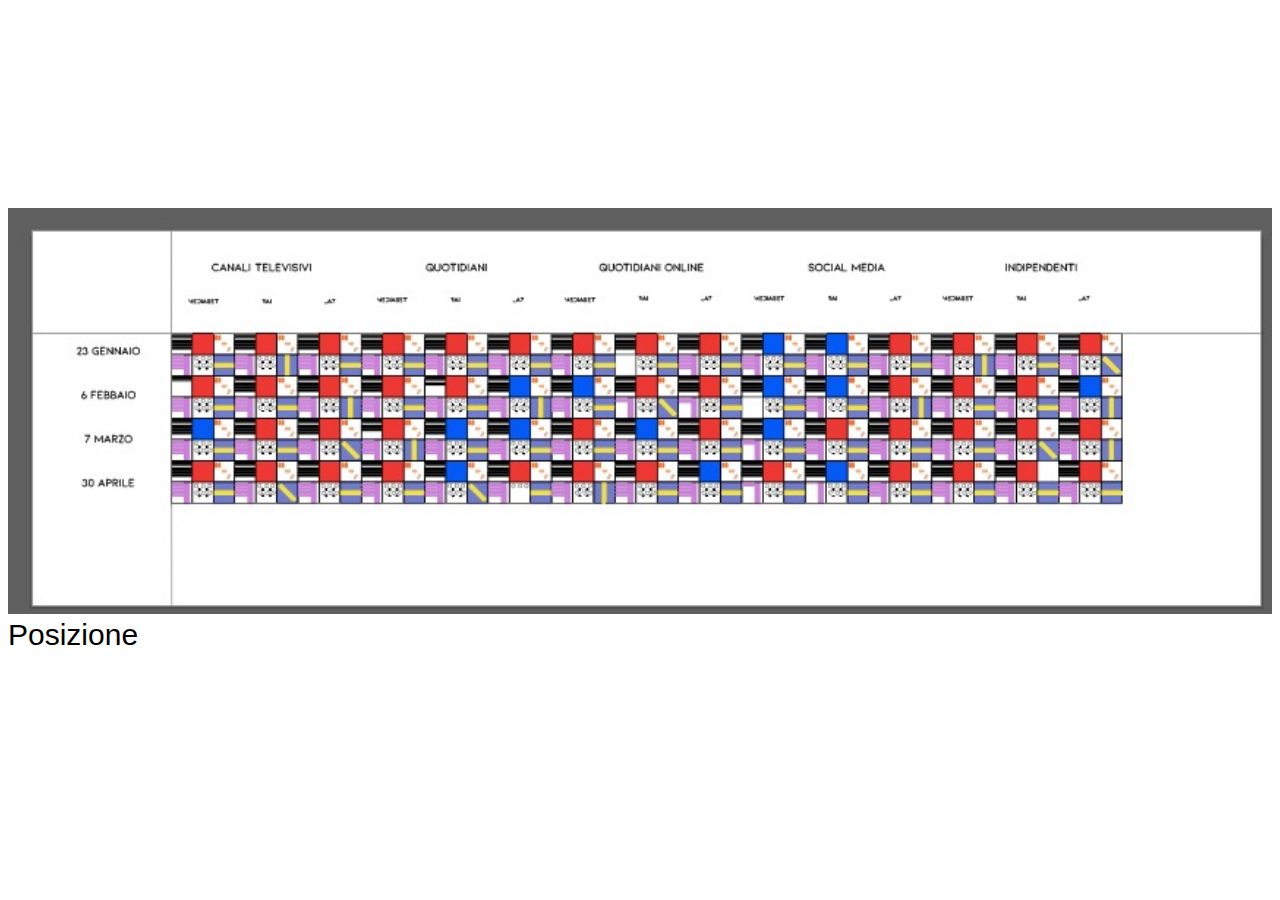
<file: prova sito/prova.html>
<!DOCTYPE html>
<html>
<head>
<meta name="viewport" content="width=device-width, initial-scale=1">
<style>
body {
  font-family: 'Lato', sans-serif;
  /*background-image: url(infografica.jpg);
  background-size: 100%;
  background-repeat: no-repeat;*/
}

.bianco{
  width: 100%;
  height: 200px;
  float: left;
}

.overlay {
  height: 0%;
  width: 100%;
  position: fixed;
  z-index: 1;
  top: 0;
  left: 0;
  background-color: rgb(0,0,0);
  background-color: rgba(0,0,0, 0.9);
  overflow-y: hidden;
  transition: 0.5s;
}

.overlay-content {
  position: relative;
  top: 25%;
  width: 100%;
  text-align: center;
  margin-top: 30px;
}

.overlay a {
  padding: 8px;
  text-decoration: none;
  font-size: 36px;
  color: #818181;
  display: block;
  transition: 0.3s;
}

.overlay a:hover, .overlay a:focus {
  color: #f1f1f1;
}

.overlay .closebtn {
  position: absolute;
  top: 20px;
  right: 45px;
  font-size: 60px;
}

@media screen and (max-height: 450px) {
  .overlay {overflow-y: auto;}
  .overlay a {font-size: 20px}
  .overlay .closebtn {
  font-size: 40px;
  top: 15px;
  right: 35px;
  }
}
</style>
</head>
<body>
<div style="float: left; position: top">
<div id="myNav" class="overlay">
  <a href="javascript:void(0)" class="closebtn" onclick="closeNav()">&times;</a>
  <div class="overlay-content">
  <img src="maschera.jpg" id="maschera" class="maschera" style="width:100%">
  </div>
</div>
</div>

<div class="bianco"> </div>
<div style="float: left; width:100%"> <img src="infografica.jpg" style=" width:100%; height:100%"> </div>


<span style="font-size:30px;cursor:pointer" onclick="openNav()"> Posizione</span>

<script>
function openNav() {
  document.getElementById("myNav").style.height = "100%";
}

function closeNav() {
  document.getElementById("myNav").style.height = "0%";
}
</script>

</body>
</html>
</file>
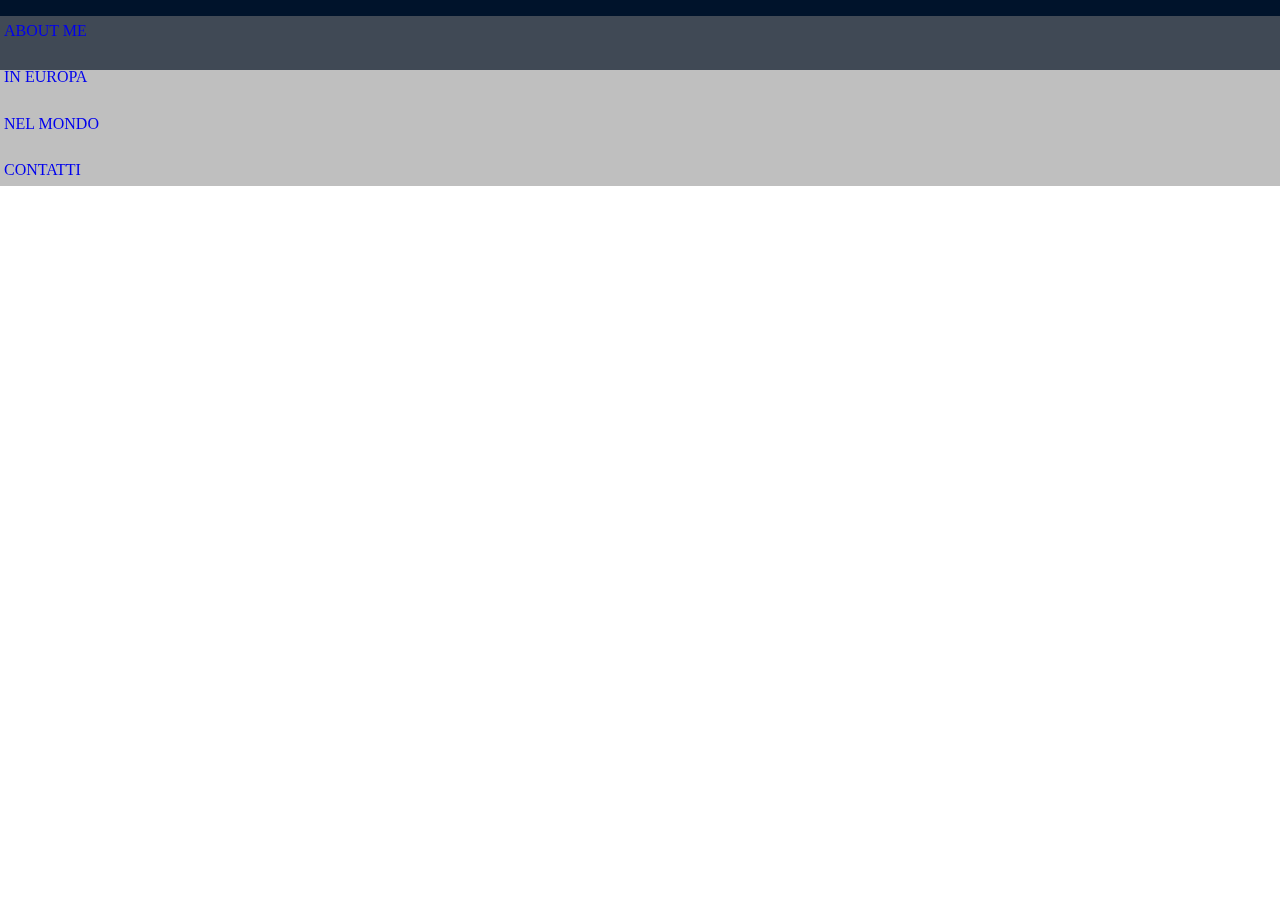
<file: prova sito/provamenuAlina.html>
<!DOCTYPE html>
<html>
<head>
<meta name="viewport" content="width=device-width, initial-scale=1">
<title> What's happening in Venezuela </title>
<style>
body {
  margin: 0;
  width: 100%;
  overflow-x: hidden;
  }

.menu {
  position: fixed;
  top: 0px;
  width: 100%;
  height: 70px;
  background-color: #00132B;
  z-index: 100;
  }

  .container01 {
    color: #000;
    background-color:rgba(128,128,128,0.5);
    position: relative;
    width: 100%;
    margin: 0;
    }

.menu_hover {
    background: rgba($white, 0);
    color: $white;
    line-height: 1.4;
    padding: .25em;
    text-decoration: none;

    &:hover {
    background: rgba($white, 1);
    color: $red;
    }
</style>
<body>

  <header class="menu">

    <div class="container01">
      <div class="row justify-content-center">
        <div class="col text-center">
              <a style="text-decoration: none;" href="#About_me_collegamento"><p name="About_me" class="menu_hover btn01 menu_style font">ABOUT ME</p></a>
        </div>
        <div class="col text-center">
              <a style="text-decoration: none;" href="#In_Europa_collegamento"><p class="menu_hover btn01 menu_style font">IN EUROPA</p></a>
        </div>
        <div class="col text-center">
              <a style="text-decoration: none;" href="#Nel_mondo_collegamento"><p class="menu_hover btn01 menu_style font">NEL MONDO</p></a>
        </div>
        <div class="col text-center">
              <a style="text-decoration: none;" href="#Contatti_collegamento"><p class="menu_hover btn01 menu_style font">CONTATTI</p></a>
        </div>
      </div>
    </div>

  </header>

  </body>
  </html>
</file>
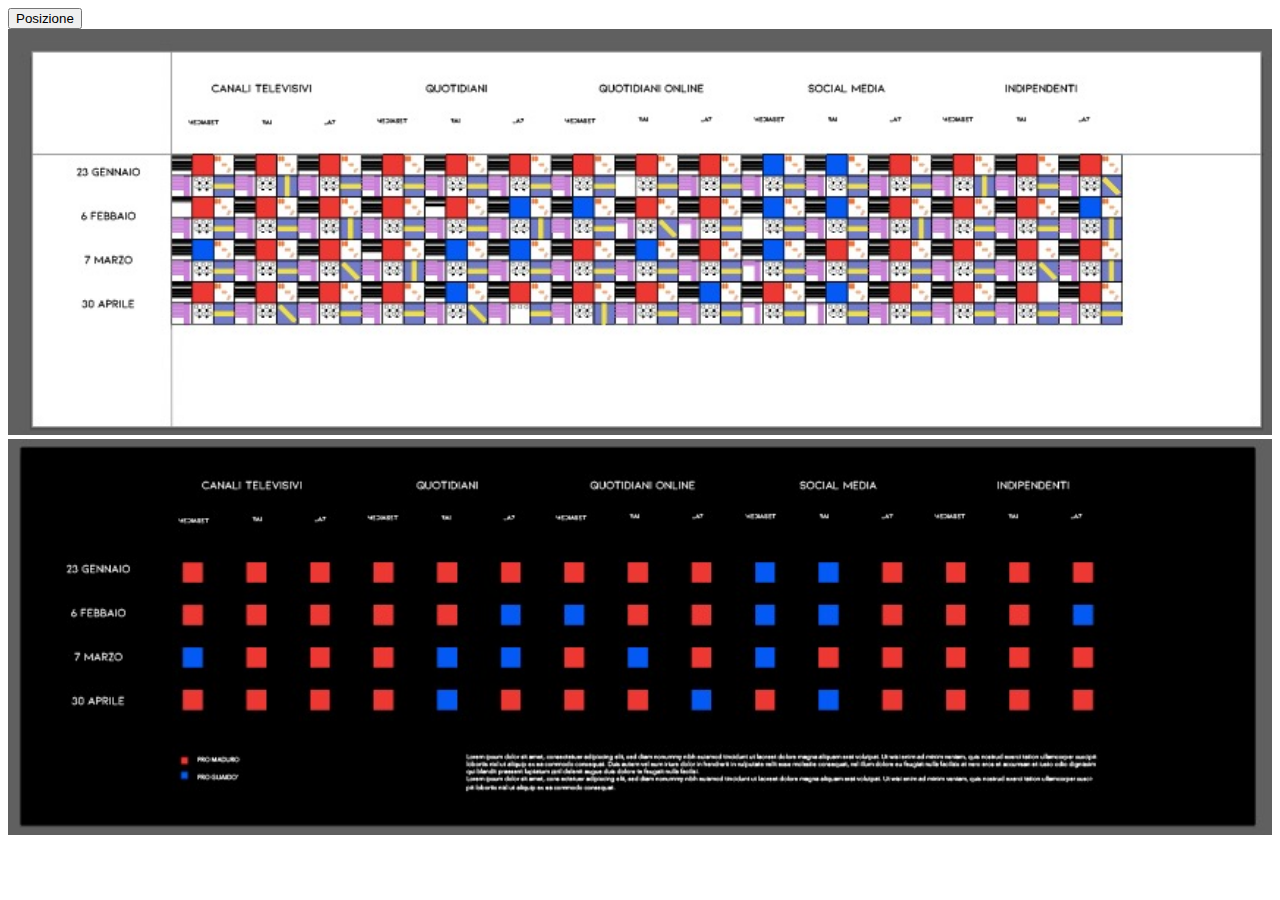
<file: prova sito/sito venezuela.html>
<!DOCTYPE html>
<html>
<head>
  <meta charset="utf-8">
  <title> What's happening in Venezuela </title>
</head>

<body>

<!--<div>
  <span style="font-size:30px;cursor:pointer" onclick="openNav()"> Posizione</span>
</div>
<div>
  <span style="font-size:30px;cursor:pointer" onclick="openNav()"> Partecipazione</span>
</div> -->

<input type="submit" value="Posizione" id="maschera" class="maschera">

  <img src="infografica.jpg" style="width:100%">
  <img src="maschera.jpg" id="maschera" class="maschera" style="width:100%">

  <script>
  let maschera = document.getElementById('maschera');

  function openNav() {
  document.getElementById("maschera").style.height = "100%";
}

function closeNav() {
  document.getElementById("maschera").style.height = "0%";
}

maschera.addEventListener('click', openNav);
maschera.addEventListener('click', closeNav);

</script>

</body>

</html>
</file>
<file: style.css>
body {
      font-family: "Arial" , "Helvetica Neue" , Helvetica , sans-serif;
     }

body {
      color: black;
      font-size: 12px;
      font-weight: normal;
      font-style: normal;
      font-variant: normal;
      line-height: 1.625;
      letter-spacing: 0px;
      text-decoration: none;
      text-transform: none;
     }

#branding {
           max-width: 1441px;
           margin: 0 auto;
           padding: 0 35px;
           position: relative;
          }

#header {
         display: block;
        }

#site-title {
            margin: 0;
            padding: 1.025em 0;
            float: left;
            clear: none;
            line-height: 0.925;
            font-size: 19px;
            font-weight: 700;
            letter-spacing: 4px;
            font-family: "Droid Sans", 'Helvetica Neue', Helvetica, sans-serif;
            }
#site-title a  {
                font-size: 1.65em;
                font-weight: bold;
                text-decoration: none;
                text-transform: uppercase;
                color: #111;
                float: left;
                 }

#access {
         display: block;
         margin: 0 0 0 35px;
         padding: 1.625em 0;
         float: left;
         line-height: 1.725;
        }

div {
     border: 0;
     font-family: inherit;
    font-size: 100%;
    font-style: inherit;
    font-weight: inherit;
    margin: 0;
    padding: 0;
    vertical-align: baseline;
    }
div {
     display: block;
    }

    ul {
      display: block;
      list-style-type: disc;
      -webkit-margin-before: 1em;
      -webkit-margin-after: 1em;
      -webkit-margin-start: 0px;
      -webkit-margin-end: 0px;
      -webkit-padding-start: 40px;
    }

    #access ul {
        font-size: 14px;
        text-align: left;
        text-transform: uppercase;
        margin-top: 0.5em;
        padding top: 0;
        list-style: none;
    }

    #access ul li {
        display: inline-block;
        position: relative;
        margin-left: 1px;
                   }

    #access ul a {
                  color: rgb(125, 125, 125);
                  text-decoration: none;
                  padding: 0;
                  display: block;
                  position: relative;

                 }
    #access a:hover {
                    color: black;
                    }

    #filters {
              padding: 2.1em 0;
              float: right;
              line-height: 2.025;
             }


    #filters a:first-child {
                 margin-left: 0;
                          }
    #filters a {
                 margin: 0;
                 padding: 0;
                 color: #ababab;
                 text-decoration: none;
                 background: none;
                 border: none;
                 box-shadow: none;
                 text-shadow: none;
                 font-size: 14px;
                 color: black;
             }

    #filters .sep {color: black;
                   padding: 0 5px;
                  }
    #filters a:hover {
                      color: rgb(125,125,125);
                     }

    #page {
           margin: 0 auto;
           width: 100%;
           position: relative;
          }

    section {
            display: block;
            }

    body.page-template-page-portfolio-php #main {
                                                padding: 0;
                                                }

    h1 {
        font-family: Arial;
        font-size: 44px;
        line-height: 1.3;
        font-weight: 500;
        font-style: normal;
        text-rendering: optimizeLegibility;
        margin-bottom: 14px;
        margin-top: 14px;
        clear: both;
       }



       #ciao {
           margin: 0;
       }










       #site-title button  {
                       font-size: 1.65em;
                       font-weight: bold;
                       text-decoration: none;
                       text-transform: uppercase;
                       color: #111;
                       float: left;
                        }

           #access ul button {
                         color: rgb(125, 125, 125);
                         text-decoration: none;
                         padding: 0;
                         display: block;
                         position: relative;

                        }
           #access button:hover {
                           color: black;
                           }



           #filters button:first-child {
                        margin-left: 0;
                                 }
           #filters button {
                        margin: 0;
                        padding: 0;
                        color: #ababab;
                        text-decoration: none;
                        background: none;
                        border: none;
                        box-shadow: none;
                        text-shadow: none;
                        font-size: 14px;
                        color: black;
                    }

           #filters button:hover {
                             color: rgb(125,125,125);
                            }


                          footer {
                              text-align: center;
                              font-family: sans-serif,'Helvetica Neue';
                              letter-spacing: 2px;
                              margin-top: 100px;
                              color: black;
                            }
</file>
<file: sociologia.css>
h1 {
  font-style: normal; font-family: sans-serif, 'Helvetica Neue'; letter-spacing: 4px; font-weight: 700px; text-align: center; font-size: 35 px; color: white; margin-top: 30px;
}

h2 {
  font-style: italic; font-family: sans-serif; text-align: center; font-size: 20px; color: white; letter-spacing: 2px; font-weight: lighter;
}

h3 {
font-size: normal; font-family: sans-serif,'Helvetica Neue'; text-align: left; margin-left: 30px; margin-top: 35px; letter-spacing: 2px;}

p {
  font-family:sans-serif, 'Helvetica Neue'; margin-left: 60px;line-height: 35px; font-size: 15px;
}

body {
 background-color: black;
}


div {
  position: absolute;
  width: 1300px;
  height: 250px;
}

footer {
  text-align: center;
  font-family: sans-serif,'Helvetica Neue';
  letter-spacing: 2px;
  margin-top: 100px;
  color: white;
}


#quotidiani_online {
  position: absolute;
  background-color: white;
  margin-top: 10px;
  margin-left: 60px;
}

#canali_televisivi {
  position: absolute;
  background-color: white;
  margin-top: 120px;
  margin-left: 0px;
}

#social_network {
  background-color: white;
  position: absolute;
  margin-top: 100px;
  margin-left: 0px;
}

#canali_indipendenti {
  background-color: white;
    margin-top: 130px;
  margin-left: 0px;
}
</file>
<file: prova sito/style.css>
body {
      font-family: "Arial" , "Helvetica Neue" , Helvetica , sans-serif;
     }

body {
      color: black;
      font-size: 12px;
      font-weight: normal;
      font-style: normal;
      font-variant: normal;
      line-height: 1.625;
      letter-spacing: 0px;
      text-decoration: none;
      text-transform: none;
     }

#branding {
           max-width: 1441px;
           margin: 0 auto;
           padding: 0 35px;
           position: relative;
          }

#header {
         display: block;
        }

#site-title {
            margin: 0;
            padding: 1.025em 0;
            float: left;
            clear: none;
            line-height: 0.925;
            font-size: 19px;
            font-weight: 700;
            letter-spacing: 4px;
            font-family: "Droid Sans", 'Helvetica Neue', Helvetica, sans-serif;
            }
#site-title a  {
                font-size: 1.65em;
                font-weight: bold;
                text-decoration: none;
                text-transform: uppercase;
                color: #111;
                float: left;
                 }

#access {
         display: block;
         margin: 0 0 0 35px;
         padding: 1.625em 0;
         float: left;
         line-height: 1.725;
        }

div {
     border: 0;
     font-family: inherit;
    font-size: 100%;
    font-style: inherit;
    font-weight: inherit;
    margin: 0;
    padding: 0;
    vertical-align: baseline;
    }
div {
     display: block;
    }

    ul {
      display: block;
      list-style-type: disc;
      -webkit-margin-before: 1em;
      -webkit-margin-after: 1em;
      -webkit-margin-start: 0px;
      -webkit-margin-end: 0px;
      -webkit-padding-start: 40px;
    }

    #access ul {
        font-size: 14px;
        text-align: left;
        text-transform: uppercase;
        margin-top: 0.5em;
        padding top: 0;
        list-style: none;
    }

    #access ul li {
        display: inline-block;
        position: relative;
        margin-left: 1px;
                   }

    #access ul a {
                  color: rgb(125, 125, 125);
                  text-decoration: none;
                  padding: 0;
                  display: block;
                  position: relative;

                 }
    #access a:hover {
                    color: black;
                    }

    #filters {
              padding: 2.1em 0;
              float: right;
              line-height: 2.025;
             }


    #filters a:first-child {
                 margin-left: 0;
                          }
    #filters a {
                 margin: 0;
                 padding: 0;
                 color: #ababab;
                 text-decoration: none;
                 background: none;
                 border: none;
                 box-shadow: none;
                 text-shadow: none;
                 font-size: 14px;
                 color: black;
             }

    #filters .sep {color: black;
                   padding: 0 5px;
                  }
    #filters a:hover {
                      color: rgb(125,125,125);
                     }

    #page {
           margin: 0 auto;
           width: 100%;
           position: relative;
          }

    section {
            display: block;
            }

    body.page-template-page-portfolio-php #main {
                                                padding: 0;
                                                }

    h1 {
        font-family: Arial;
        font-size: 44px;
        line-height: 1.3;
        font-weight: 500;
        font-style: normal;
        text-rendering: optimizeLegibility;
        margin-bottom: 14px;
        margin-top: 14px;
        clear: both;
       }



       #ciao {
           margin: 0;
       }










       #site-title button  {
                       font-size: 1.65em;
                       font-weight: bold;
                       text-decoration: none;
                       text-transform: uppercase;
                       color: #111;
                       float: left;
                        }

           #access ul button {
                         color: rgb(125, 125, 125);
                         text-decoration: none;
                         padding: 0;
                         display: block;
                         position: relative;

                        }
           #access button:hover {
                           color: black;
                           }



           #filters button:first-child {
                        margin-left: 0;
                                 }
           #filters button {
                        margin: 0;
                        padding: 0;
                        color: #ababab;
                        text-decoration: none;
                        background: none;
                        border: none;
                        box-shadow: none;
                        text-shadow: none;
                        font-size: 14px;
                        color: black;
                    }

           #filters button:hover {
                             color: rgb(125,125,125);
                            }
</file>
